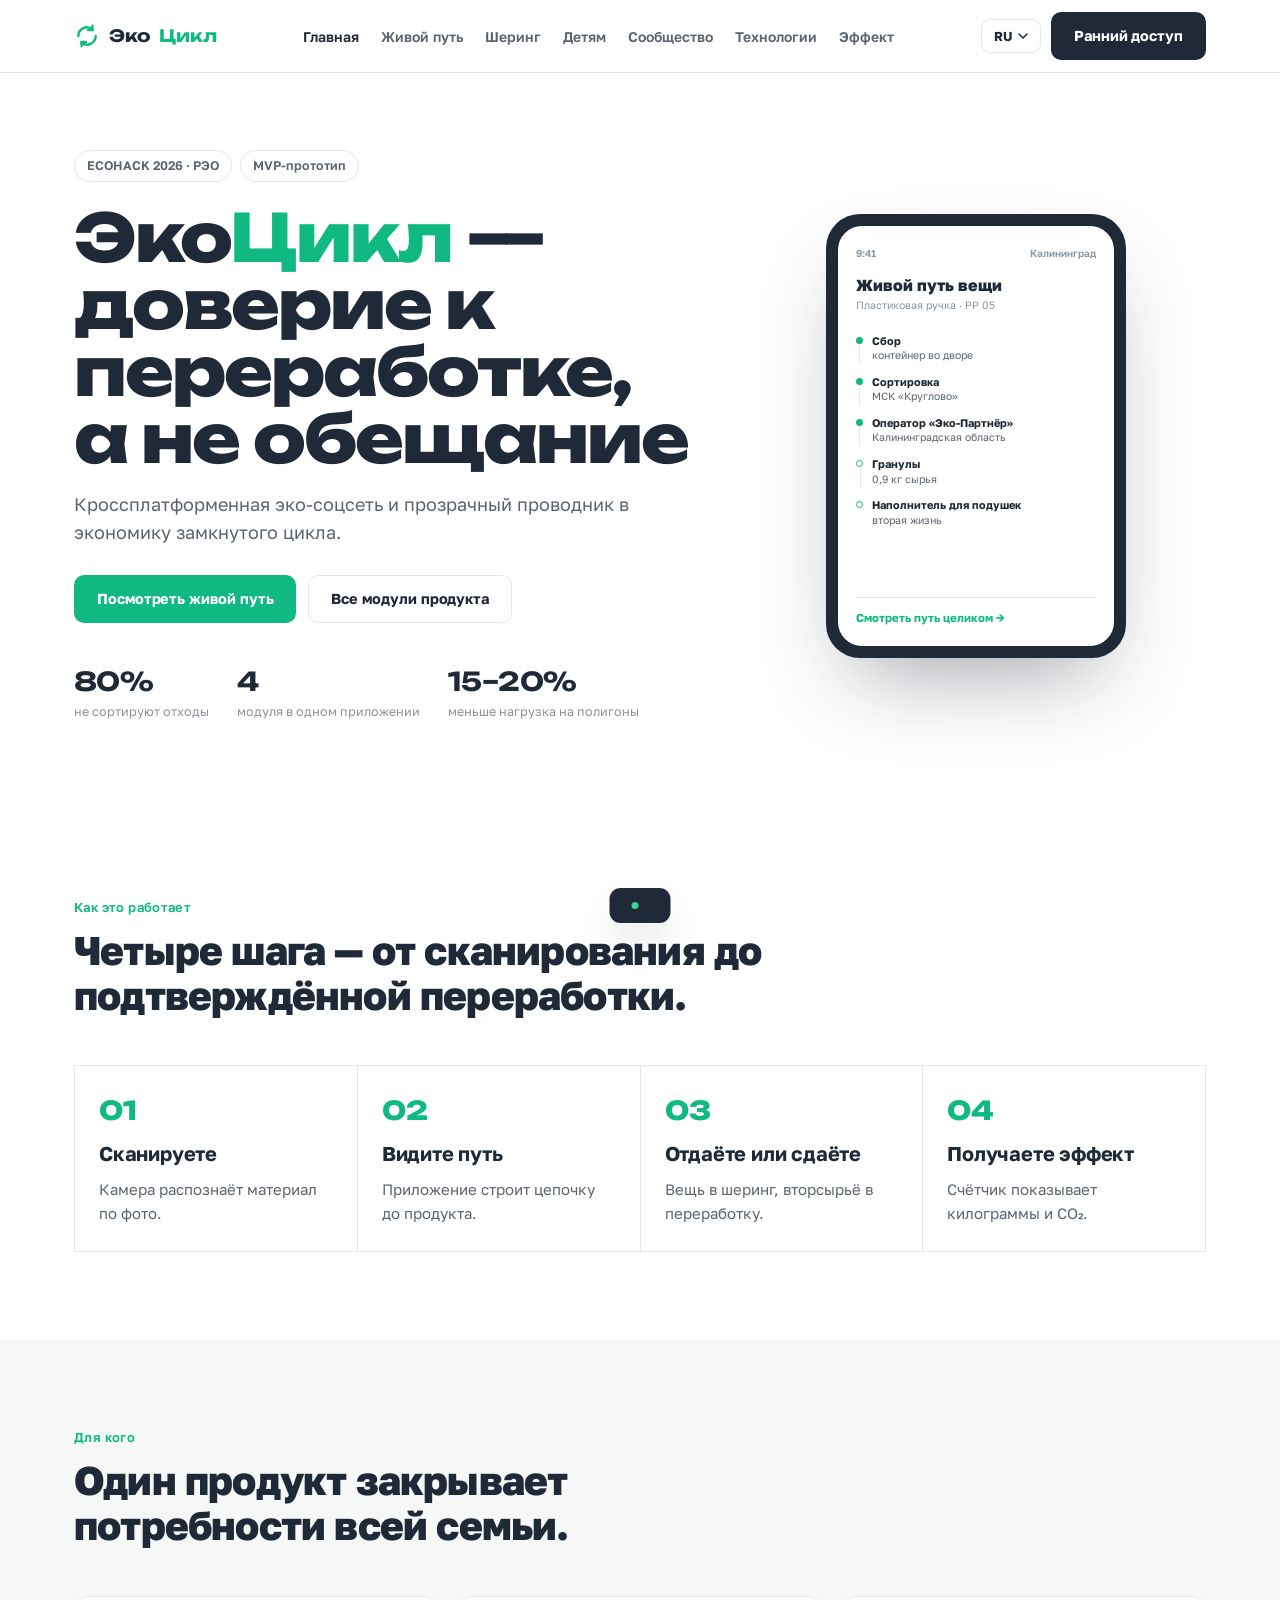
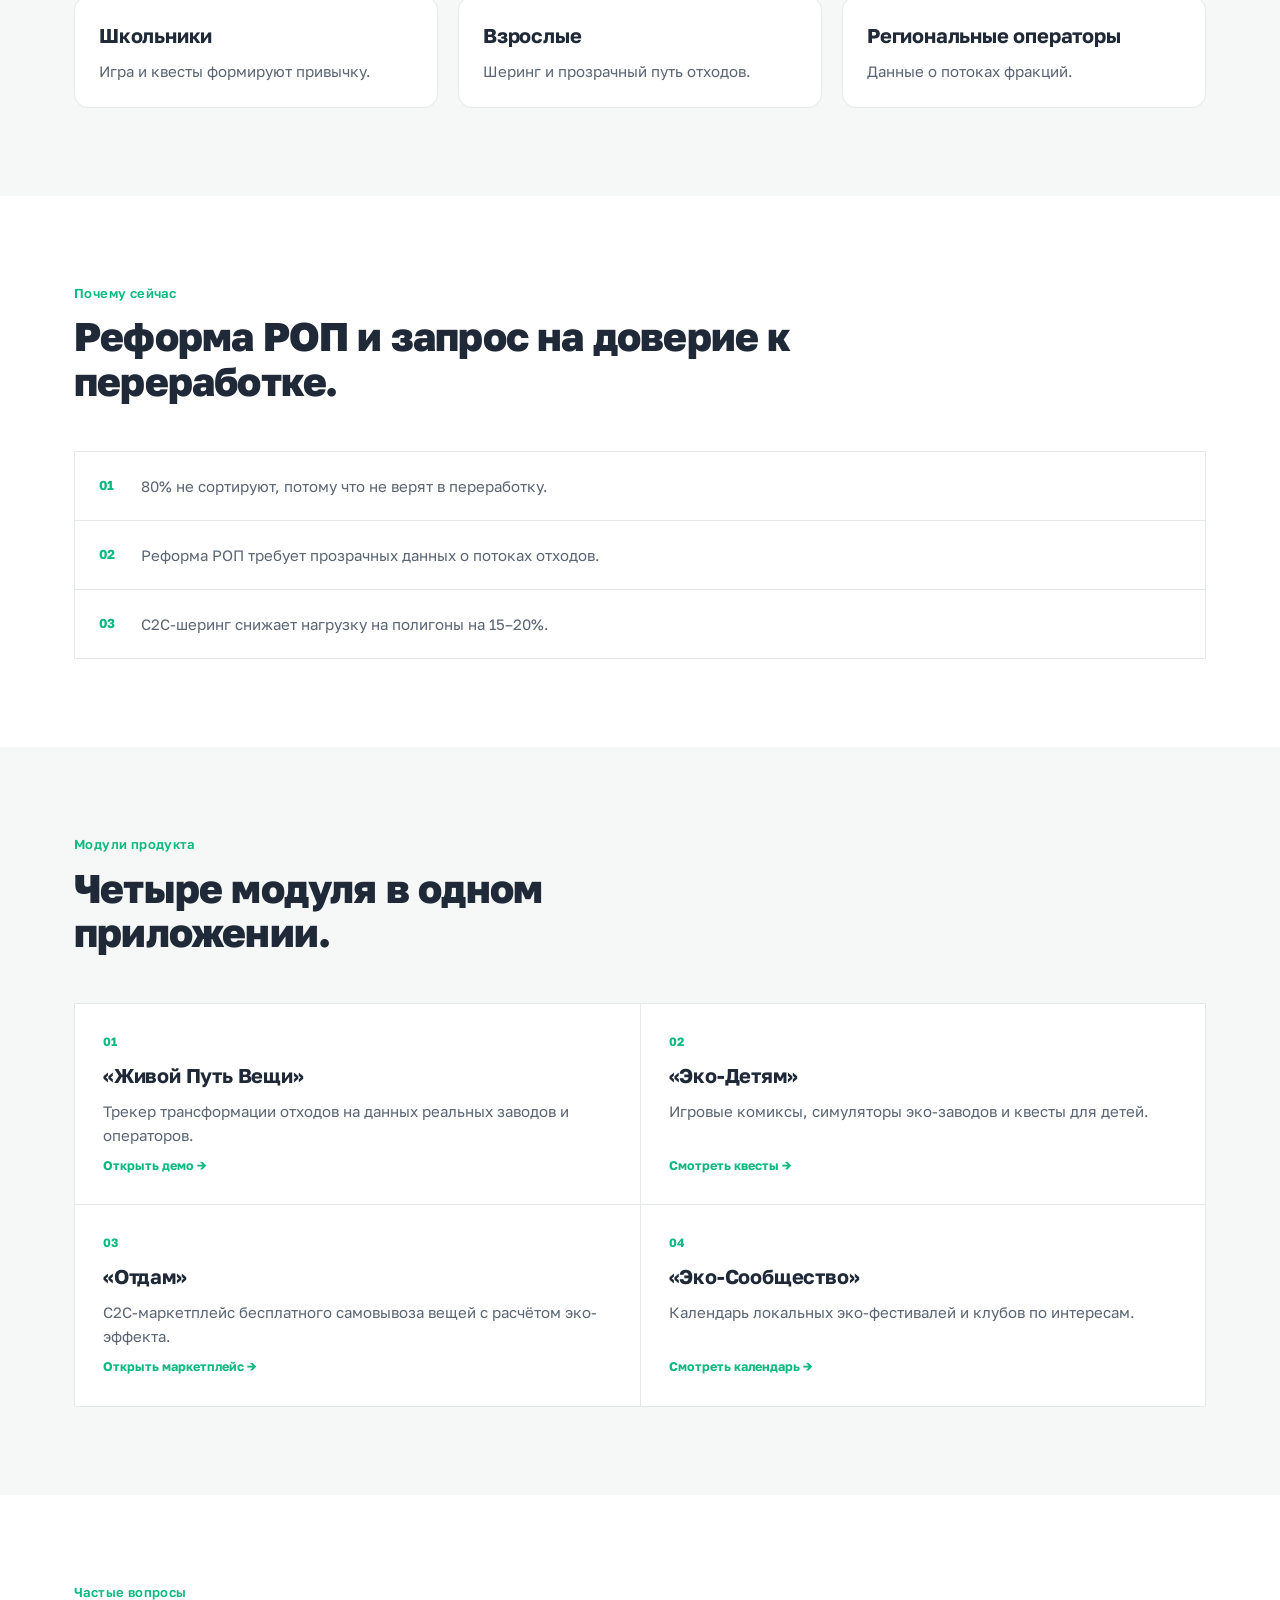
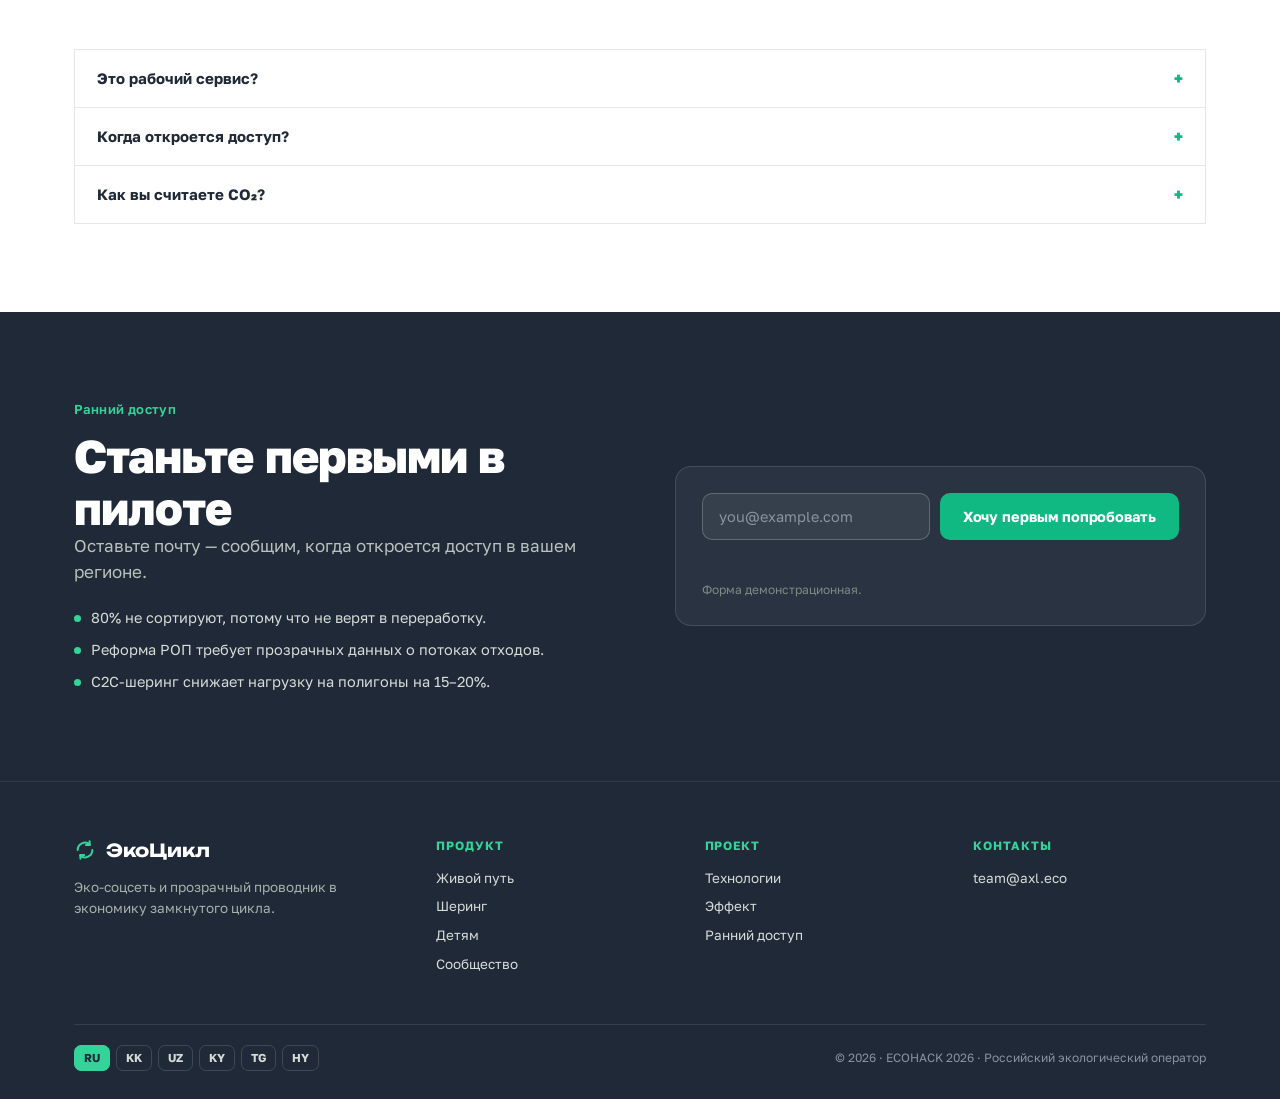
<file: index.html>
<!DOCTYPE html>
<html lang="ru">
<head>
<meta charset="utf-8">
<meta name="viewport" content="width=device-width, initial-scale=1, viewport-fit=cover">
<title>ЭкоЦикл</title>

<link rel="icon" type="image/svg+xml" href="assets/favicon.svg">
<link rel="icon" type="image/png" sizes="32x32" href="assets/favicon-32.png">
<link rel="icon" type="image/png" sizes="16x16" href="assets/favicon-16.png">
<link rel="apple-touch-icon" sizes="180x180" href="assets/apple-touch-icon.png">
<meta name="theme-color" content="#10B981">

<link rel="preconnect" href="https://fonts.googleapis.com">
<link rel="preconnect" href="https://fonts.gstatic.com" crossorigin>
<link href="https://fonts.googleapis.com/css2?family=Golos+Text:wght@400;500;600;700;800;900&family=Unbounded:wght@600;700;800;900&display=swap" rel="stylesheet">
<link rel="stylesheet" href="assets/styles.css">
</head>
<body data-page="index">

<div id="scrollbar"></div>

<header class="nav">
  <div class="nav-inner container">
    <a href="index.html" class="brand">
      <svg class="mark" viewBox="0 0 24 24" fill="none" stroke="#10B981" stroke-width="2.2" stroke-linecap="round"><path d="M4 12a8 8 0 0 1 13.3-6M20 12a8 8 0 0 1-13.3 6"/><path d="M17 2.5V6.5h-4M7 21.5V17.5h4"/></svg>
      Эко<em>Цикл</em>
    </a>
    <ul class="nav-links">
      <li><a href="index.html" data-page="index" data-i18n="nav.home">Главная</a></li>
      <li><a href="living-path.html" data-page="living-path" data-i18n="nav.livingPath">Живой путь</a></li>
      <li><a href="sharing.html" data-page="sharing" data-i18n="nav.sharing">Шеринг</a></li>
      <li><a href="junior.html" data-page="junior" data-i18n="nav.junior">Детям</a></li>
      <li><a href="community.html" data-page="community" data-i18n="nav.community">Сообщество</a></li>
      <li><a href="tech.html" data-page="tech" data-i18n="nav.tech">Технологии</a></li>
      <li><a href="impact.html" data-page="impact" data-i18n="nav.impact">Эффект</a></li>
    </ul>
    <div class="nav-cta">
      <div class="lang">
        <button class="lang-btn" type="button" aria-expanded="false" aria-label="Language">
          <span>RU</span>
          <svg width="10" height="10" viewBox="0 0 10 10" fill="none"><path d="M1 3l4 4 4-4" stroke="currentColor" stroke-width="1.5" stroke-linecap="round"/></svg>
        </button>
        <div class="lang-menu">
          <button type="button" data-lang="ru"><span class="flag">🇷🇺</span> Русский</button>
          <button type="button" data-lang="kk"><span class="flag">🇰🇿</span> Қазақша</button>
          <button type="button" data-lang="uz"><span class="flag">🇺🇿</span> O‘zbekcha</button>
          <button type="button" data-lang="ky"><span class="flag">🇰🇬</span> Кыргызча</button>
          <button type="button" data-lang="tg"><span class="flag">🇹🇯</span> Тоҷикӣ</button>
          <button type="button" data-lang="hy"><span class="flag">🇦🇲</span> Հայերեն</button>
        </div>
      </div>
      <a class="btn btn-primary" href="waitlist.html" data-i18n="nav.waitlist">Ранний доступ</a>
      <button class="burger" id="burger" aria-label="Menu" aria-expanded="false"><span></span></button>
    </div>
  </div>
  <nav class="mobile-panel" id="mobilePanel">
    <a href="index.html" data-page="index" data-close data-i18n="nav.home">Главная</a>
    <a href="living-path.html" data-page="living-path" data-close data-i18n="nav.livingPath">Живой путь</a>
    <a href="sharing.html" data-page="sharing" data-close data-i18n="nav.sharing">Шеринг</a>
    <a href="junior.html" data-page="junior" data-close data-i18n="nav.junior">Детям</a>
    <a href="community.html" data-page="community" data-close data-i18n="nav.community">Сообщество</a>
    <a href="tech.html" data-page="tech" data-close data-i18n="nav.tech">Технологии</a>
    <a href="impact.html" data-page="impact" data-close data-i18n="nav.impact">Эффект</a>
    <a class="btn btn-primary" href="waitlist.html" data-close data-i18n="nav.waitlist">Ранний доступ</a>
    <div class="mobile-langs">
      <button type="button" data-lang="ru">RU</button>
      <button type="button" data-lang="kk">KK</button>
      <button type="button" data-lang="uz">UZ</button>
      <button type="button" data-lang="ky">KY</button>
      <button type="button" data-lang="tg">TG</button>
      <button type="button" data-lang="hy">HY</button>
    </div>
  </nav>
</header>

<main>

<section class="hero" id="hero">
  <div class="container hero-grid">
    <div>
      <div class="hero-badges">
        <span class="badge" data-i18n="home.badge1">ECOHACK 2026 · РЭО</span>
        <span class="badge" data-i18n="home.badge2">MVP-прототип</span>
      </div>
      <h1 data-i18n="home.heroTitle" data-i18n-html>Эко<em>Цикл</em> — доверие к переработке, а не обещание</h1>
      <p class="lede" data-i18n="home.heroLede">Кроссплатформенная эко-соцсеть и прозрачный проводник в экономику замкнутого цикла.</p>
      <div class="hero-actions">
        <a class="btn btn-accent" href="living-path.html" data-i18n="home.ctaLiving">Посмотреть живой путь</a>
        <a class="btn btn-outline" href="#product" data-i18n="home.ctaModules">Все модули продукта</a>
      </div>
      <div class="hero-stats">
        <div><b>80%</b><span data-i18n="home.stat1">не сортируют отходы</span></div>
        <div><b>4</b><span data-i18n="home.stat2">модуля в одном приложении</span></div>
        <div><b>15–20%</b><span data-i18n="home.stat3">меньше нагрузка на полигоны</span></div>
      </div>
    </div>
    <div class="phone-wrap">
      <div class="phone">
        <div class="screen">
          <div class="scr-top"><span>9:41</span><span>Калининград</span></div>
          <div>
            <div class="scr-h">Живой путь вещи</div>
            <div class="scr-sub">Пластиковая ручка · PP 05</div>
          </div>
          <div class="chain-mini">
            <div class="cmi"><span class="bead"></span><span><b>Сбор</b>контейнер во дворе</span></div>
            <div class="cmi"><span class="bead"></span><span><b>Сортировка</b>МСК «Круглово»</span></div>
            <div class="cmi"><span class="bead"></span><span><b>Оператор «Эко-Партнёр»</b>Калининградская область</span></div>
            <div class="cmi"><span class="bead open"></span><span><b>Гранулы</b>0,9 кг сырья</span></div>
            <div class="cmi"><span class="bead open"></span><span><b>Наполнитель для подушек</b>вторая жизнь</span></div>
          </div>
          <div class="scr-cta">Смотреть путь целиком →</div>
        </div>
      </div>
    </div>
  </div>
</section>

<section class="section" id="how">
  <div class="container">
    <div class="section-head reveal">
      <p class="eyebrow" data-i18n="home.howTitle">Как это работает</p>
      <h2 class="h2" data-i18n="home.howSub">Четыре шага — от сканирования до подтверждённой переработки.</h2>
    </div>
    <div class="how-grid reveal">
      <div class="how-card"><div class="num">01</div><div class="h3" data-i18n="home.how1Title">Сканируете</div><p class="p" data-i18n="home.how1Text">Камера распознаёт материал по фото.</p></div>
      <div class="how-card"><div class="num">02</div><div class="h3" data-i18n="home.how2Title">Видите путь</div><p class="p" data-i18n="home.how2Text">Приложение строит цепочку до продукта.</p></div>
      <div class="how-card"><div class="num">03</div><div class="h3" data-i18n="home.how3Title">Отдаёте или сдаёте</div><p class="p" data-i18n="home.how3Text">Вещь в шеринг, вторсырьё в переработку.</p></div>
      <div class="how-card"><div class="num">04</div><div class="h3" data-i18n="home.how4Title">Получаете эффект</div><p class="p" data-i18n="home.how4Text">Счётчик показывает килограммы и CO₂.</p></div>
    </div>
  </div>
</section>

<section class="section alt" id="audience">
  <div class="container">
    <div class="section-head reveal">
      <p class="eyebrow" data-i18n="home.audienceTitle">Для кого</p>
      <h2 class="h2" data-i18n="home.audienceSub">Один продукт закрывает потребности всей семьи.</h2>
    </div>
    <div class="aud-grid reveal">
      <div class="aud-card"><div class="h3" data-i18n="home.aud1Title">Школьники</div><p class="p" data-i18n="home.aud1Text">Игра и квесты формируют привычку.</p></div>
      <div class="aud-card"><div class="h3" data-i18n="home.aud2Title">Взрослые</div><p class="p" data-i18n="home.aud2Text">Шеринг и прозрачный путь отходов.</p></div>
      <div class="aud-card"><div class="h3" data-i18n="home.aud3Title">Региональные операторы</div><p class="p" data-i18n="home.aud3Text">Данные о потоках фракций.</p></div>
    </div>
  </div>
</section>

<section class="section" id="why">
  <div class="container">
    <div class="section-head reveal">
      <p class="eyebrow" data-i18n="home.whyNowTitle">Почему сейчас</p>
      <h2 class="h2" data-i18n="home.whyNowSub">Реформа РОП и запрос на доверие к переработке.</h2>
    </div>
    <div class="why-list reveal">
      <div><span class="num">01</span><p class="p" data-i18n="home.why1">80% не сортируют, потому что не верят в переработку.</p></div>
      <div><span class="num">02</span><p class="p" data-i18n="home.why2">Реформа РОП требует прозрачных данных о потоках отходов.</p></div>
      <div><span class="num">03</span><p class="p" data-i18n="home.why3">C2C-шеринг снижает нагрузку на полигоны на 15–20%.</p></div>
    </div>
  </div>
</section>

<section class="section alt" id="product">
  <div class="container">
    <div class="section-head reveal">
      <p class="eyebrow" data-i18n="home.modulesTitle">Модули продукта</p>
      <h2 class="h2" data-i18n="home.modulesSub">Четыре модуля в одном приложении.</h2>
    </div>
    <div class="mod-grid reveal">
      <a class="mod-card" href="living-path.html">
        <span class="idx">01</span>
        <div class="h3">«Живой Путь Вещи»</div>
        <p class="p">Трекер трансформации отходов на данных реальных заводов и операторов.</p>
        <span class="go">Открыть демо →</span>
      </a>
      <a class="mod-card" href="junior.html">
        <span class="idx">02</span>
        <div class="h3">«Эко-Детям»</div>
        <p class="p">Игровые комиксы, симуляторы эко-заводов и квесты для детей.</p>
        <span class="go">Смотреть квесты →</span>
      </a>
      <a class="mod-card" href="sharing.html">
        <span class="idx">03</span>
        <div class="h3">«Отдам»</div>
        <p class="p">C2C-маркетплейс бесплатного самовывоза вещей с расчётом эко-эффекта.</p>
        <span class="go">Открыть маркетплейс →</span>
      </a>
      <a class="mod-card" href="community.html">
        <span class="idx">04</span>
        <div class="h3">«Эко-Сообщество»</div>
        <p class="p">Календарь локальных эко-фестивалей и клубов по интересам.</p>
        <span class="go">Смотреть календарь →</span>
      </a>
    </div>
  </div>
</section>

<section class="section" id="faq">
  <div class="container">
    <div class="section-head reveal">
      <p class="eyebrow" data-i18n="home.faqTitle">Частые вопросы</p>
    </div>
    <div class="faq reveal">
      <details><summary data-i18n="home.faq1Q">Это рабочий сервис?</summary><p data-i18n="home.faq1A">Нет, это MVP-прототип для ECOHACK 2026.</p></details>
      <details><summary data-i18n="home.faq2Q">Когда откроется доступ?</summary><p data-i18n="home.faq2A">Оставьте почту в разделе «Ранний доступ».</p></details>
      <details><summary data-i18n="home.faq3Q">Как вы считаете CO₂?</summary><p data-i18n="home.faq3A">По весу вещи и коэффициенту категории.</p></details>
    </div>
  </div>
</section>

<section class="cta-section" id="cta" style="padding:88px 0">
  <div class="container cta-wrap">
    <div>
      <p class="eyebrow" data-i18n="waitlist.eyebrow">Ранний доступ</p>
      <h2 class="h2" data-i18n="home.ctaTitle">Станьте первыми в пилоте</h2>
      <p class="lede" data-i18n="home.ctaSub">Оставьте почту — сообщим, когда откроется доступ в вашем регионе.</p>
      <ul class="cta-list">
        <li data-i18n="home.why1">80% не сортируют, потому что не верят.</li>
        <li data-i18n="home.why2">Реформа РОП требует прозрачных данных.</li>
        <li data-i18n="home.why3">C2C-шеринг снижает нагрузку на 15–20%.</li>
      </ul>
    </div>
    <div class="cta-card">
      <form class="wl-form" id="wlForm" novalidate>
        <div class="wl-row">
          <input type="email" id="wlEmail" autocomplete="email" required data-i18n-placeholder="waitlist.placeholder" placeholder="you@example.com">
          <button type="submit" class="btn btn-accent" data-i18n="home.ctaButton">Хочу первым попробовать</button>
        </div>
        <div class="wl-msg" id="wlMsg"></div>
        <div class="wl-note" data-i18n="home.ctaNote">Форма демонстрационная.</div>
      </form>
    </div>
  </div>
</section>

</main>

<footer class="site-foot">
  <div class="container">
    <div class="foot-grid">
      <div class="foot-brand">
        <div class="fbrand">
          <svg width="22" height="22" viewBox="0 0 24 24" fill="none" stroke="#34D399" stroke-width="2.2" stroke-linecap="round"><path d="M4 12a8 8 0 0 1 13.3-6M20 12a8 8 0 0 1-13.3 6"/><path d="M17 2.5V6.5h-4M7 21.5V17.5h4"/></svg>
          ЭкоЦикл
        </div>
        <p class="foot-tagline" data-i18n="footer.tagline">Эко-соцсеть и прозрачный проводник в экономику замкнутого цикла.</p>
      </div>
      <div class="foot-col">
        <h5 data-i18n="footer.product">Продукт</h5>
        <a href="living-path.html" data-i18n="nav.livingPath">Живой путь</a>
        <a href="sharing.html" data-i18n="nav.sharing">Шеринг</a>
        <a href="junior.html" data-i18n="nav.junior">Детям</a>
        <a href="community.html" data-i18n="nav.community">Сообщество</a>
      </div>
      <div class="foot-col">
        <h5 data-i18n="footer.company">Проект</h5>
        <a href="tech.html" data-i18n="nav.tech">Технологии</a>
        <a href="impact.html" data-i18n="nav.impact">Эффект</a>
        <a href="waitlist.html" data-i18n="nav.waitlist">Ранний доступ</a>
      </div>
      <div class="foot-col">
        <h5 data-i18n="footer.contacts">Контакты</h5>
        <a href="mailto:team@axl.eco" data-i18n="footer.contactsValue">team@axl.eco</a>
      </div>
    </div>
    <div class="foot-bottom">
      <div class="foot-langs">
        <button type="button" data-lang="ru">RU</button>
        <button type="button" data-lang="kk">KK</button>
        <button type="button" data-lang="uz">UZ</button>
        <button type="button" data-lang="ky">KY</button>
        <button type="button" data-lang="tg">TG</button>
        <button type="button" data-lang="hy">HY</button>
      </div>
      <div data-i18n="footer.copyright">© 2026 · ECOHACK 2026 · Российский экологический оператор</div>
    </div>
  </div>
</footer>

<div id="toast"><span class="dot"></span><span id="toastText"></span></div>

<script src="assets/app.js"></script>
</body>
</html>
</file>
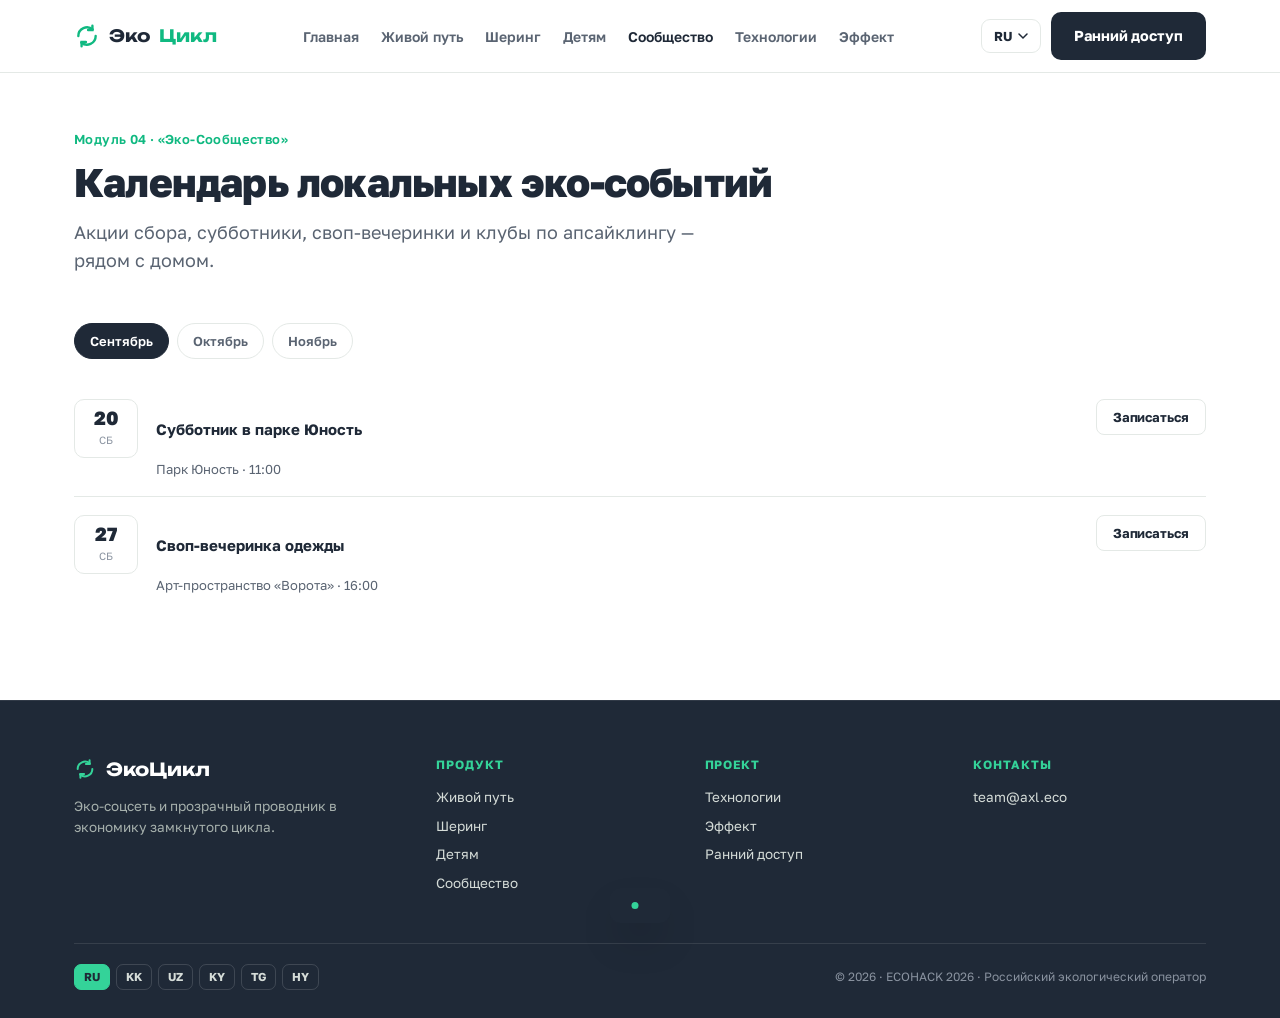
<file: community.html>
<!DOCTYPE html>
<html lang="ru">
<head>
<meta charset="utf-8">
<meta name="viewport" content="width=device-width, initial-scale=1, viewport-fit=cover">
<title>Эко-Сообщество — ЭкоЦикл</title>

<link rel="icon" type="image/svg+xml" href="assets/favicon.svg">
<link rel="icon" type="image/png" sizes="32x32" href="assets/favicon-32.png">
<link rel="icon" type="image/png" sizes="16x16" href="assets/favicon-16.png">
<link rel="apple-touch-icon" sizes="180x180" href="assets/apple-touch-icon.png">
<meta name="theme-color" content="#10B981">

<link rel="preconnect" href="https://fonts.googleapis.com">
<link rel="preconnect" href="https://fonts.gstatic.com" crossorigin>
<link href="https://fonts.googleapis.com/css2?family=Golos+Text:wght@400;500;600;700;800;900&family=Unbounded:wght@600;700;800;900&display=swap" rel="stylesheet">
<link rel="stylesheet" href="assets/styles.css">
</head>
<body data-page="community">

<div id="scrollbar"></div>

<header class="nav">
  <div class="nav-inner container">
    <a href="index.html" class="brand">
      <svg class="mark" viewBox="0 0 24 24" fill="none" stroke="#10B981" stroke-width="2.2" stroke-linecap="round"><path d="M4 12a8 8 0 0 1 13.3-6M20 12a8 8 0 0 1-13.3 6"/><path d="M17 2.5V6.5h-4M7 21.5V17.5h4"/></svg>
      Эко<em>Цикл</em>
    </a>
    <ul class="nav-links">
      <li><a href="index.html" data-page="index" data-i18n="nav.home">Главная</a></li>
      <li><a href="living-path.html" data-page="living-path" data-i18n="nav.livingPath">Живой путь</a></li>
      <li><a href="sharing.html" data-page="sharing" data-i18n="nav.sharing">Шеринг</a></li>
      <li><a href="junior.html" data-page="junior" data-i18n="nav.junior">Детям</a></li>
      <li><a href="community.html" data-page="community" data-i18n="nav.community">Сообщество</a></li>
      <li><a href="tech.html" data-page="tech" data-i18n="nav.tech">Технологии</a></li>
      <li><a href="impact.html" data-page="impact" data-i18n="nav.impact">Эффект</a></li>
    </ul>
    <div class="nav-cta">
      <div class="lang">
        <button class="lang-btn" type="button" aria-expanded="false" aria-label="Language">
          <span>RU</span>
          <svg width="10" height="10" viewBox="0 0 10 10" fill="none"><path d="M1 3l4 4 4-4" stroke="currentColor" stroke-width="1.5" stroke-linecap="round"/></svg>
        </button>
        <div class="lang-menu">
          <button type="button" data-lang="ru"><span class="flag">🇷🇺</span> Русский</button>
          <button type="button" data-lang="kk"><span class="flag">🇰🇿</span> Қазақша</button>
          <button type="button" data-lang="uz"><span class="flag">🇺🇿</span> O‘zbekcha</button>
          <button type="button" data-lang="ky"><span class="flag">🇰🇬</span> Кыргызча</button>
          <button type="button" data-lang="tg"><span class="flag">🇹🇯</span> Тоҷикӣ</button>
          <button type="button" data-lang="hy"><span class="flag">🇦🇲</span> Հայերեն</button>
        </div>
      </div>
      <a class="btn btn-primary" href="waitlist.html" data-i18n="nav.waitlist">Ранний доступ</a>
      <button class="burger" id="burger" aria-label="Menu" aria-expanded="false"><span></span></button>
    </div>
  </div>
  <nav class="mobile-panel" id="mobilePanel">
    <a href="index.html" data-page="index" data-close data-i18n="nav.home">Главная</a>
    <a href="living-path.html" data-page="living-path" data-close data-i18n="nav.livingPath">Живой путь</a>
    <a href="sharing.html" data-page="sharing" data-close data-i18n="nav.sharing">Шеринг</a>
    <a href="junior.html" data-page="junior" data-close data-i18n="nav.junior">Детям</a>
    <a href="community.html" data-page="community" data-close data-i18n="nav.community">Сообщество</a>
    <a href="tech.html" data-page="tech" data-close data-i18n="nav.tech">Технологии</a>
    <a href="impact.html" data-page="impact" data-close data-i18n="nav.impact">Эффект</a>
    <a class="btn btn-primary" href="waitlist.html" data-close data-i18n="nav.waitlist">Ранний доступ</a>
    <div class="mobile-langs">
      <button type="button" data-lang="ru">RU</button>
      <button type="button" data-lang="kk">KK</button>
      <button type="button" data-lang="uz">UZ</button>
      <button type="button" data-lang="ky">KY</button>
      <button type="button" data-lang="tg">TG</button>
      <button type="button" data-lang="hy">HY</button>
    </div>
  </nav>
</header>

<main>

<section class="section" style="padding-top:130px" id="community">
  <div class="container">
    <div class="section-head wide reveal">
      <p class="eyebrow" data-i18n="community.eyebrow">Модуль 04 · «Эко-Сообщество»</p>
      <h2 class="h2" data-i18n="community.title">Календарь локальных эко-событий</h2>
      <p class="lede" data-i18n="community.lede" style="margin-top:14px">Акции сбора, субботники, своп-вечеринки и клубы по апсайклингу — рядом с домом.</p>
    </div>
    <div class="month-tabs reveal" id="monthTabs">
      <button class="chip active" data-month="9" data-i18n="community.month9">Сентябрь</button>
      <button class="chip" data-month="10" data-i18n="community.month10">Октябрь</button>
      <button class="chip" data-month="11" data-i18n="community.month11">Ноябрь</button>
    </div>
    <div class="event-list reveal" id="eventList"></div>
  </div>
</section>

</main>

<footer class="site-foot">
  <div class="container">
    <div class="foot-grid">
      <div class="foot-brand">
        <div class="fbrand">
          <svg width="22" height="22" viewBox="0 0 24 24" fill="none" stroke="#34D399" stroke-width="2.2" stroke-linecap="round"><path d="M4 12a8 8 0 0 1 13.3-6M20 12a8 8 0 0 1-13.3 6"/><path d="M17 2.5V6.5h-4M7 21.5V17.5h4"/></svg>
          ЭкоЦикл
        </div>
        <p class="foot-tagline" data-i18n="footer.tagline">Эко-соцсеть и прозрачный проводник в экономику замкнутого цикла.</p>
      </div>
      <div class="foot-col">
        <h5 data-i18n="footer.product">Продукт</h5>
        <a href="living-path.html" data-i18n="nav.livingPath">Живой путь</a>
        <a href="sharing.html" data-i18n="nav.sharing">Шеринг</a>
        <a href="junior.html" data-i18n="nav.junior">Детям</a>
        <a href="community.html" data-i18n="nav.community">Сообщество</a>
      </div>
      <div class="foot-col">
        <h5 data-i18n="footer.company">Проект</h5>
        <a href="tech.html" data-i18n="nav.tech">Технологии</a>
        <a href="impact.html" data-i18n="nav.impact">Эффект</a>
        <a href="waitlist.html" data-i18n="nav.waitlist">Ранний доступ</a>
      </div>
      <div class="foot-col">
        <h5 data-i18n="footer.contacts">Контакты</h5>
        <a href="mailto:team@axl.eco" data-i18n="footer.contactsValue">team@axl.eco</a>
      </div>
    </div>
    <div class="foot-bottom">
      <div class="foot-langs">
        <button type="button" data-lang="ru">RU</button>
        <button type="button" data-lang="kk">KK</button>
        <button type="button" data-lang="uz">UZ</button>
        <button type="button" data-lang="ky">KY</button>
        <button type="button" data-lang="tg">TG</button>
        <button type="button" data-lang="hy">HY</button>
      </div>
      <div data-i18n="footer.copyright">© 2026 · ECOHACK 2026 · Российский экологический оператор</div>
    </div>
  </div>
</footer>

<div id="toast"><span class="dot"></span><span id="toastText"></span></div>

<script src="assets/app.js"></script>
</body>
</html>
</file>
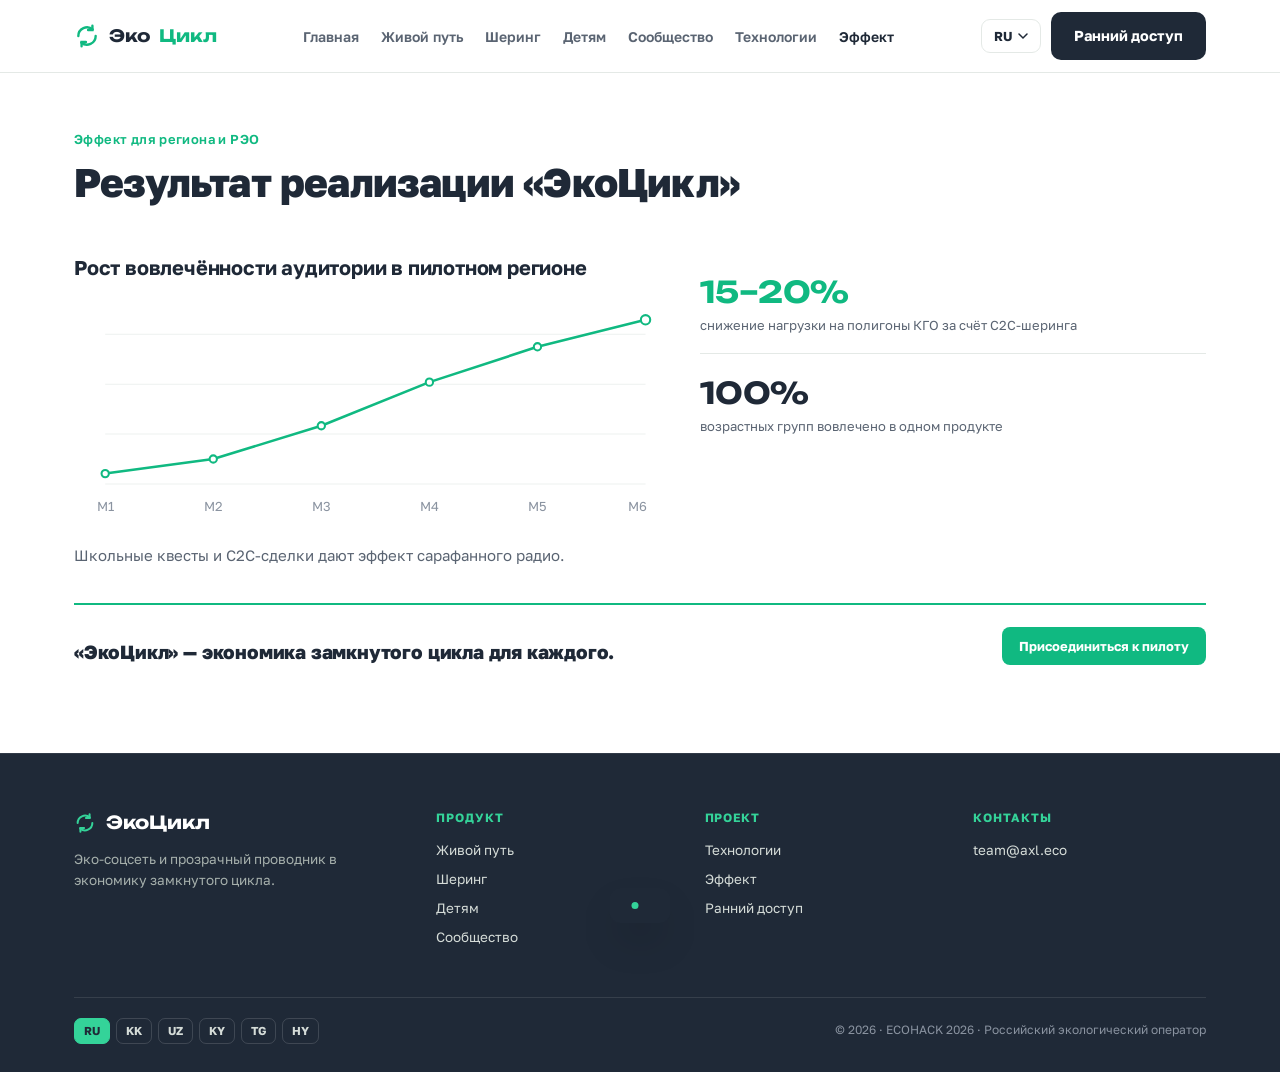
<file: impact.html>
<!DOCTYPE html>
<html lang="ru">
<head>
<meta charset="utf-8">
<meta name="viewport" content="width=device-width, initial-scale=1, viewport-fit=cover">
<title>Эффект — ЭкоЦикл</title>

<link rel="icon" type="image/svg+xml" href="assets/favicon.svg">
<link rel="icon" type="image/png" sizes="32x32" href="assets/favicon-32.png">
<link rel="icon" type="image/png" sizes="16x16" href="assets/favicon-16.png">
<link rel="apple-touch-icon" sizes="180x180" href="assets/apple-touch-icon.png">
<meta name="theme-color" content="#10B981">

<link rel="preconnect" href="https://fonts.googleapis.com">
<link rel="preconnect" href="https://fonts.gstatic.com" crossorigin>
<link href="https://fonts.googleapis.com/css2?family=Golos+Text:wght@400;500;600;700;800;900&family=Unbounded:wght@600;700;800;900&display=swap" rel="stylesheet">
<link rel="stylesheet" href="assets/styles.css">
</head>
<body data-page="impact">

<div id="scrollbar"></div>

<header class="nav">
  <div class="nav-inner container">
    <a href="index.html" class="brand">
      <svg class="mark" viewBox="0 0 24 24" fill="none" stroke="#10B981" stroke-width="2.2" stroke-linecap="round"><path d="M4 12a8 8 0 0 1 13.3-6M20 12a8 8 0 0 1-13.3 6"/><path d="M17 2.5V6.5h-4M7 21.5V17.5h4"/></svg>
      Эко<em>Цикл</em>
    </a>
    <ul class="nav-links">
      <li><a href="index.html" data-page="index" data-i18n="nav.home">Главная</a></li>
      <li><a href="living-path.html" data-page="living-path" data-i18n="nav.livingPath">Живой путь</a></li>
      <li><a href="sharing.html" data-page="sharing" data-i18n="nav.sharing">Шеринг</a></li>
      <li><a href="junior.html" data-page="junior" data-i18n="nav.junior">Детям</a></li>
      <li><a href="community.html" data-page="community" data-i18n="nav.community">Сообщество</a></li>
      <li><a href="tech.html" data-page="tech" data-i18n="nav.tech">Технологии</a></li>
      <li><a href="impact.html" data-page="impact" data-i18n="nav.impact">Эффект</a></li>
    </ul>
    <div class="nav-cta">
      <div class="lang">
        <button class="lang-btn" type="button" aria-expanded="false" aria-label="Language">
          <span>RU</span>
          <svg width="10" height="10" viewBox="0 0 10 10" fill="none"><path d="M1 3l4 4 4-4" stroke="currentColor" stroke-width="1.5" stroke-linecap="round"/></svg>
        </button>
        <div class="lang-menu">
          <button type="button" data-lang="ru"><span class="flag">🇷🇺</span> Русский</button>
          <button type="button" data-lang="kk"><span class="flag">🇰🇿</span> Қазақша</button>
          <button type="button" data-lang="uz"><span class="flag">🇺🇿</span> O‘zbekcha</button>
          <button type="button" data-lang="ky"><span class="flag">🇰🇬</span> Кыргызча</button>
          <button type="button" data-lang="tg"><span class="flag">🇹🇯</span> Тоҷикӣ</button>
          <button type="button" data-lang="hy"><span class="flag">🇦🇲</span> Հայերեն</button>
        </div>
      </div>
      <a class="btn btn-primary" href="waitlist.html" data-i18n="nav.waitlist">Ранний доступ</a>
      <button class="burger" id="burger" aria-label="Menu" aria-expanded="false"><span></span></button>
    </div>
  </div>
  <nav class="mobile-panel" id="mobilePanel">
    <a href="index.html" data-page="index" data-close data-i18n="nav.home">Главная</a>
    <a href="living-path.html" data-page="living-path" data-close data-i18n="nav.livingPath">Живой путь</a>
    <a href="sharing.html" data-page="sharing" data-close data-i18n="nav.sharing">Шеринг</a>
    <a href="junior.html" data-page="junior" data-close data-i18n="nav.junior">Детям</a>
    <a href="community.html" data-page="community" data-close data-i18n="nav.community">Сообщество</a>
    <a href="tech.html" data-page="tech" data-close data-i18n="nav.tech">Технологии</a>
    <a href="impact.html" data-page="impact" data-close data-i18n="nav.impact">Эффект</a>
    <a class="btn btn-primary" href="waitlist.html" data-close data-i18n="nav.waitlist">Ранний доступ</a>
    <div class="mobile-langs">
      <button type="button" data-lang="ru">RU</button>
      <button type="button" data-lang="kk">KK</button>
      <button type="button" data-lang="uz">UZ</button>
      <button type="button" data-lang="ky">KY</button>
      <button type="button" data-lang="tg">TG</button>
      <button type="button" data-lang="hy">HY</button>
    </div>
  </nav>
</header>

<main>

<section class="section" style="padding-top:130px" id="impact">
  <div class="container">
    <div class="section-head reveal">
      <p class="eyebrow" data-i18n="impact.eyebrow">Эффект для региона и РЭО</p>
      <h2 class="h2" data-i18n="impact.title">Результат реализации «ЭкоЦикл»</h2>
    </div>
    <div class="impact-grid reveal">
      <div>
        <div class="h3" data-i18n="impact.chartTitle">Рост вовлечённости аудитории в пилотном регионе</div>
        <svg viewBox="0 0 560 220" style="width:100%;height:auto;margin-top:18px" aria-label="График роста вовлечённости по месяцам">
          <g stroke="#EDF1EF" stroke-width="1">
            <line x1="30" y1="178" x2="550" y2="178"/><line x1="30" y1="130" x2="550" y2="130"/>
            <line x1="30" y1="82" x2="550" y2="82"/><line x1="30" y1="34" x2="550" y2="34"/>
          </g>
          <path d="M30 168 L134 154 L238 122 L342 80 L446 46 L550 20" fill="none" stroke="#10B981" stroke-width="2.5" stroke-linecap="round" stroke-linejoin="round"/>
          <g fill="#fff" stroke="#10B981" stroke-width="2">
            <circle cx="30" cy="168" r="3.5"/><circle cx="134" cy="154" r="3.5"/><circle cx="238" cy="122" r="3.5"/>
            <circle cx="342" cy="80" r="3.5"/><circle cx="446" cy="46" r="3.5"/><circle cx="550" cy="20" r="4.5"/>
          </g>
          <g fill="#8A93A0" font-size="12.5" font-family="Golos Text, sans-serif" text-anchor="middle">
            <text x="30" y="204">М1</text><text x="134" y="204">М2</text><text x="238" y="204">М3</text>
            <text x="342" y="204">М4</text><text x="446" y="204">М5</text><text x="542" y="204">М6</text>
          </g>
        </svg>
        <p class="p" style="margin-top:10px" data-i18n="impact.chartNote">Школьные квесты и C2C-сделки дают эффект сарафанного радио.</p>
      </div>
      <div>
        <div class="kpi-list">
          <div><b style="color:var(--green)">15–20%</b><span data-i18n="impact.kpi1">снижение нагрузки на полигоны КГО за счёт C2C-шеринга</span></div>
          <div><b>100%</b><span data-i18n="impact.kpi3">возрастных групп вовлечено в одном продукте</span></div>
        </div>
      </div>
    </div>
    <div class="cta-line reveal">
      <p data-i18n="impact.ctaTitle">«ЭкоЦикл» — экономика замкнутого цикла для каждого.</p>
      <a class="btn btn-accent btn-sm" href="waitlist.html" data-i18n="impact.ctaButton">Присоединиться к пилоту</a>
    </div>
  </div>
</section>

</main>

<footer class="site-foot">
  <div class="container">
    <div class="foot-grid">
      <div class="foot-brand">
        <div class="fbrand">
          <svg width="22" height="22" viewBox="0 0 24 24" fill="none" stroke="#34D399" stroke-width="2.2" stroke-linecap="round"><path d="M4 12a8 8 0 0 1 13.3-6M20 12a8 8 0 0 1-13.3 6"/><path d="M17 2.5V6.5h-4M7 21.5V17.5h4"/></svg>
          ЭкоЦикл
        </div>
        <p class="foot-tagline" data-i18n="footer.tagline">Эко-соцсеть и прозрачный проводник в экономику замкнутого цикла.</p>
      </div>
      <div class="foot-col">
        <h5 data-i18n="footer.product">Продукт</h5>
        <a href="living-path.html" data-i18n="nav.livingPath">Живой путь</a>
        <a href="sharing.html" data-i18n="nav.sharing">Шеринг</a>
        <a href="junior.html" data-i18n="nav.junior">Детям</a>
        <a href="community.html" data-i18n="nav.community">Сообщество</a>
      </div>
      <div class="foot-col">
        <h5 data-i18n="footer.company">Проект</h5>
        <a href="tech.html" data-i18n="nav.tech">Технологии</a>
        <a href="impact.html" data-i18n="nav.impact">Эффект</a>
        <a href="waitlist.html" data-i18n="nav.waitlist">Ранний доступ</a>
      </div>
      <div class="foot-col">
        <h5 data-i18n="footer.contacts">Контакты</h5>
        <a href="mailto:team@axl.eco" data-i18n="footer.contactsValue">team@axl.eco</a>
      </div>
    </div>
    <div class="foot-bottom">
      <div class="foot-langs">
        <button type="button" data-lang="ru">RU</button>
        <button type="button" data-lang="kk">KK</button>
        <button type="button" data-lang="uz">UZ</button>
        <button type="button" data-lang="ky">KY</button>
        <button type="button" data-lang="tg">TG</button>
        <button type="button" data-lang="hy">HY</button>
      </div>
      <div data-i18n="footer.copyright">© 2026 · ECOHACK 2026 · Российский экологический оператор</div>
    </div>
  </div>
</footer>

<div id="toast"><span class="dot"></span><span id="toastText"></span></div>

<script src="assets/app.js"></script>
</body>
</html>
</file>
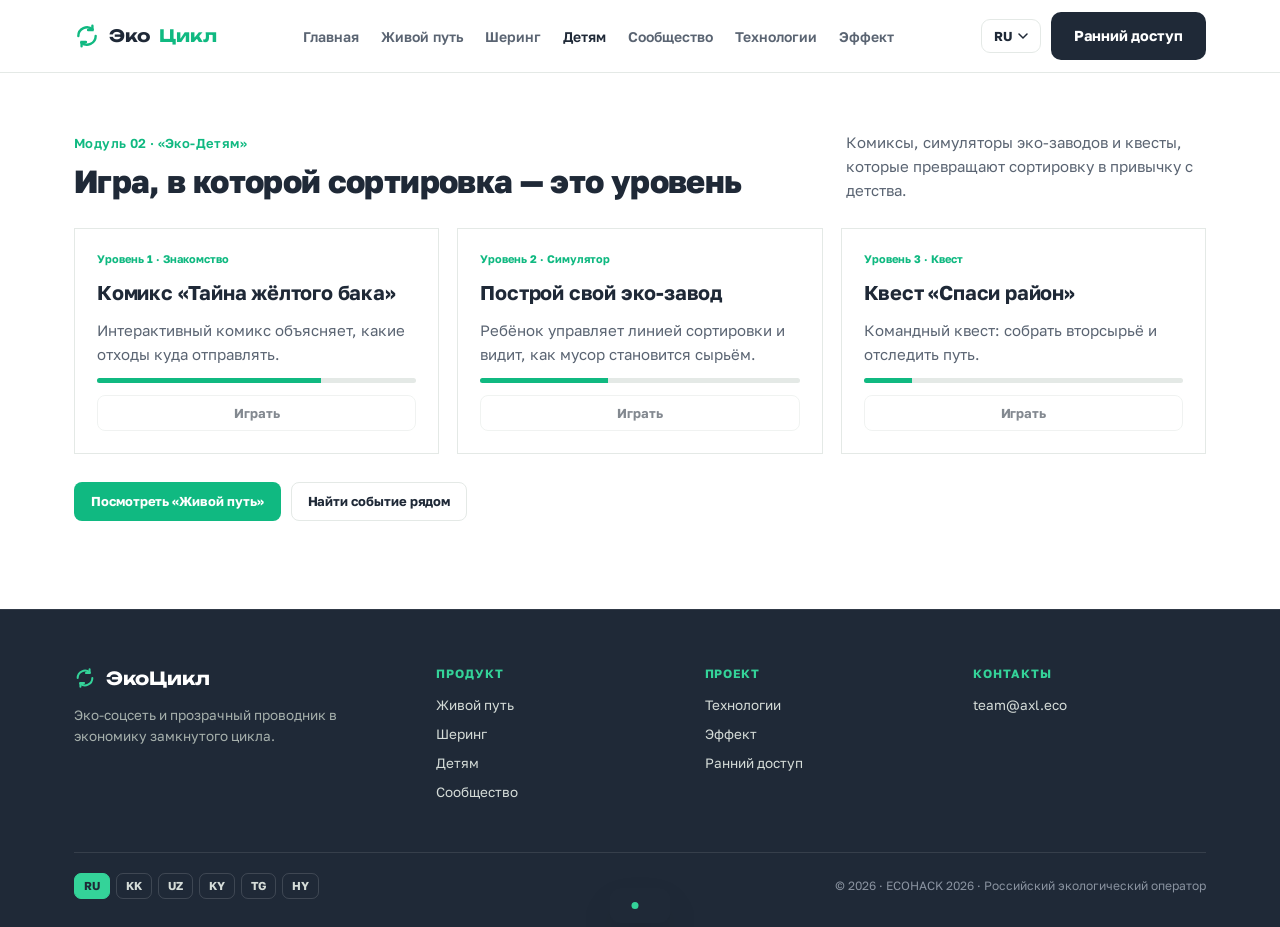
<file: junior.html>
<!DOCTYPE html>
<html lang="ru">
<head>
<meta charset="utf-8">
<meta name="viewport" content="width=device-width, initial-scale=1, viewport-fit=cover">
<title>Эко-Детям — ЭкоЦикл</title>

<link rel="icon" type="image/svg+xml" href="assets/favicon.svg">
<link rel="icon" type="image/png" sizes="32x32" href="assets/favicon-32.png">
<link rel="icon" type="image/png" sizes="16x16" href="assets/favicon-16.png">
<link rel="apple-touch-icon" sizes="180x180" href="assets/apple-touch-icon.png">
<meta name="theme-color" content="#10B981">

<link rel="preconnect" href="https://fonts.googleapis.com">
<link rel="preconnect" href="https://fonts.gstatic.com" crossorigin>
<link href="https://fonts.googleapis.com/css2?family=Golos+Text:wght@400;500;600;700;800;900&family=Unbounded:wght@600;700;800;900&display=swap" rel="stylesheet">
<link rel="stylesheet" href="assets/styles.css">
</head>
<body data-page="junior">

<div id="scrollbar"></div>

<header class="nav">
  <div class="nav-inner container">
    <a href="index.html" class="brand">
      <svg class="mark" viewBox="0 0 24 24" fill="none" stroke="#10B981" stroke-width="2.2" stroke-linecap="round"><path d="M4 12a8 8 0 0 1 13.3-6M20 12a8 8 0 0 1-13.3 6"/><path d="M17 2.5V6.5h-4M7 21.5V17.5h4"/></svg>
      Эко<em>Цикл</em>
    </a>
    <ul class="nav-links">
      <li><a href="index.html" data-page="index" data-i18n="nav.home">Главная</a></li>
      <li><a href="living-path.html" data-page="living-path" data-i18n="nav.livingPath">Живой путь</a></li>
      <li><a href="sharing.html" data-page="sharing" data-i18n="nav.sharing">Шеринг</a></li>
      <li><a href="junior.html" data-page="junior" data-i18n="nav.junior">Детям</a></li>
      <li><a href="community.html" data-page="community" data-i18n="nav.community">Сообщество</a></li>
      <li><a href="tech.html" data-page="tech" data-i18n="nav.tech">Технологии</a></li>
      <li><a href="impact.html" data-page="impact" data-i18n="nav.impact">Эффект</a></li>
    </ul>
    <div class="nav-cta">
      <div class="lang">
        <button class="lang-btn" type="button" aria-expanded="false" aria-label="Language">
          <span>RU</span>
          <svg width="10" height="10" viewBox="0 0 10 10" fill="none"><path d="M1 3l4 4 4-4" stroke="currentColor" stroke-width="1.5" stroke-linecap="round"/></svg>
        </button>
        <div class="lang-menu">
          <button type="button" data-lang="ru"><span class="flag">🇷🇺</span> Русский</button>
          <button type="button" data-lang="kk"><span class="flag">🇰🇿</span> Қазақша</button>
          <button type="button" data-lang="uz"><span class="flag">🇺🇿</span> O‘zbekcha</button>
          <button type="button" data-lang="ky"><span class="flag">🇰🇬</span> Кыргызча</button>
          <button type="button" data-lang="tg"><span class="flag">🇹🇯</span> Тоҷикӣ</button>
          <button type="button" data-lang="hy"><span class="flag">🇦🇲</span> Հայերեն</button>
        </div>
      </div>
      <a class="btn btn-primary" href="waitlist.html" data-i18n="nav.waitlist">Ранний доступ</a>
      <button class="burger" id="burger" aria-label="Menu" aria-expanded="false"><span></span></button>
    </div>
  </div>
  <nav class="mobile-panel" id="mobilePanel">
    <a href="index.html" data-page="index" data-close data-i18n="nav.home">Главная</a>
    <a href="living-path.html" data-page="living-path" data-close data-i18n="nav.livingPath">Живой путь</a>
    <a href="sharing.html" data-page="sharing" data-close data-i18n="nav.sharing">Шеринг</a>
    <a href="junior.html" data-page="junior" data-close data-i18n="nav.junior">Детям</a>
    <a href="community.html" data-page="community" data-close data-i18n="nav.community">Сообщество</a>
    <a href="tech.html" data-page="tech" data-close data-i18n="nav.tech">Технологии</a>
    <a href="impact.html" data-page="impact" data-close data-i18n="nav.impact">Эффект</a>
    <a class="btn btn-primary" href="waitlist.html" data-close data-i18n="nav.waitlist">Ранний доступ</a>
    <div class="mobile-langs">
      <button type="button" data-lang="ru">RU</button>
      <button type="button" data-lang="kk">KK</button>
      <button type="button" data-lang="uz">UZ</button>
      <button type="button" data-lang="ky">KY</button>
      <button type="button" data-lang="tg">TG</button>
      <button type="button" data-lang="hy">HY</button>
    </div>
  </nav>
</header>

<main>

<section class="section" style="padding-top:130px" id="junior">
  <div class="container">
    <div class="subhead-row reveal">
      <div>
        <p class="eyebrow" data-i18n="junior.eyebrow">Модуль 02 · «Эко-Детям»</p>
        <h2 class="h2" style="font-size:clamp(24px,3.2vw,32px)" data-i18n="junior.title">Игра, в которой сортировка — это уровень</h2>
      </div>
      <p class="p" style="max-width:360px" data-i18n="junior.lede">Комиксы, симуляторы эко-заводов и квесты, которые превращают сортировку в привычку с детства.</p>
    </div>
    <div class="quest-grid reveal">
      <div class="quest-card">
        <div class="quest-level" data-i18n="junior.level1">Уровень 1 · Знакомство</div>
        <div class="h3" data-i18n="junior.quest1">Комикс «Тайна жёлтого бака»</div>
        <p class="p" data-i18n="junior.quest1Text">Интерактивный комикс объясняет, какие отходы куда отправлять.</p>
        <div class="quest-bar"><i style="width:70%"></i></div>
        <button class="btn btn-outline btn-sm btn-disabled" type="button" data-soon data-i18n="common.play">Играть</button>
      </div>
      <div class="quest-card">
        <div class="quest-level" data-i18n="junior.level2">Уровень 2 · Симулятор</div>
        <div class="h3" data-i18n="junior.quest2">Построй свой эко-завод</div>
        <p class="p" data-i18n="junior.quest2Text">Ребёнок управляет линией сортировки и видит, как мусор становится сырьём.</p>
        <div class="quest-bar"><i style="width:40%"></i></div>
        <button class="btn btn-outline btn-sm btn-disabled" type="button" data-soon data-i18n="common.play">Играть</button>
      </div>
      <div class="quest-card">
        <div class="quest-level" data-i18n="junior.level3">Уровень 3 · Квест</div>
        <div class="h3" data-i18n="junior.quest3">Квест «Спаси район»</div>
        <p class="p" data-i18n="junior.quest3Text">Командный квест: собрать вторсырьё и отследить путь.</p>
        <div class="quest-bar"><i style="width:15%"></i></div>
        <button class="btn btn-outline btn-sm btn-disabled" type="button" data-soon data-i18n="common.play">Играть</button>
      </div>
    </div>
    <div style="margin-top:28px;display:flex;gap:10px;flex-wrap:wrap">
      <a class="btn btn-accent btn-sm" href="living-path.html" data-i18n="junior.ctaLiving">Посмотреть «Живой путь»</a>
      <a class="btn btn-outline btn-sm" href="community.html" data-i18n="junior.ctaCommunity">Найти событие рядом</a>
    </div>
  </div>
</section>

</main>

<footer class="site-foot">
  <div class="container">
    <div class="foot-grid">
      <div class="foot-brand">
        <div class="fbrand">
          <svg width="22" height="22" viewBox="0 0 24 24" fill="none" stroke="#34D399" stroke-width="2.2" stroke-linecap="round"><path d="M4 12a8 8 0 0 1 13.3-6M20 12a8 8 0 0 1-13.3 6"/><path d="M17 2.5V6.5h-4M7 21.5V17.5h4"/></svg>
          ЭкоЦикл
        </div>
        <p class="foot-tagline" data-i18n="footer.tagline">Эко-соцсеть и прозрачный проводник в экономику замкнутого цикла.</p>
      </div>
      <div class="foot-col">
        <h5 data-i18n="footer.product">Продукт</h5>
        <a href="living-path.html" data-i18n="nav.livingPath">Живой путь</a>
        <a href="sharing.html" data-i18n="nav.sharing">Шеринг</a>
        <a href="junior.html" data-i18n="nav.junior">Детям</a>
        <a href="community.html" data-i18n="nav.community">Сообщество</a>
      </div>
      <div class="foot-col">
        <h5 data-i18n="footer.company">Проект</h5>
        <a href="tech.html" data-i18n="nav.tech">Технологии</a>
        <a href="impact.html" data-i18n="nav.impact">Эффект</a>
        <a href="waitlist.html" data-i18n="nav.waitlist">Ранний доступ</a>
      </div>
      <div class="foot-col">
        <h5 data-i18n="footer.contacts">Контакты</h5>
        <a href="mailto:team@axl.eco" data-i18n="footer.contactsValue">team@axl.eco</a>
      </div>
    </div>
    <div class="foot-bottom">
      <div class="foot-langs">
        <button type="button" data-lang="ru">RU</button>
        <button type="button" data-lang="kk">KK</button>
        <button type="button" data-lang="uz">UZ</button>
        <button type="button" data-lang="ky">KY</button>
        <button type="button" data-lang="tg">TG</button>
        <button type="button" data-lang="hy">HY</button>
      </div>
      <div data-i18n="footer.copyright">© 2026 · ECOHACK 2026 · Российский экологический оператор</div>
    </div>
  </div>
</footer>

<div id="toast"><span class="dot"></span><span id="toastText"></span></div>

<script src="assets/app.js"></script>
</body>
</html>
</file>
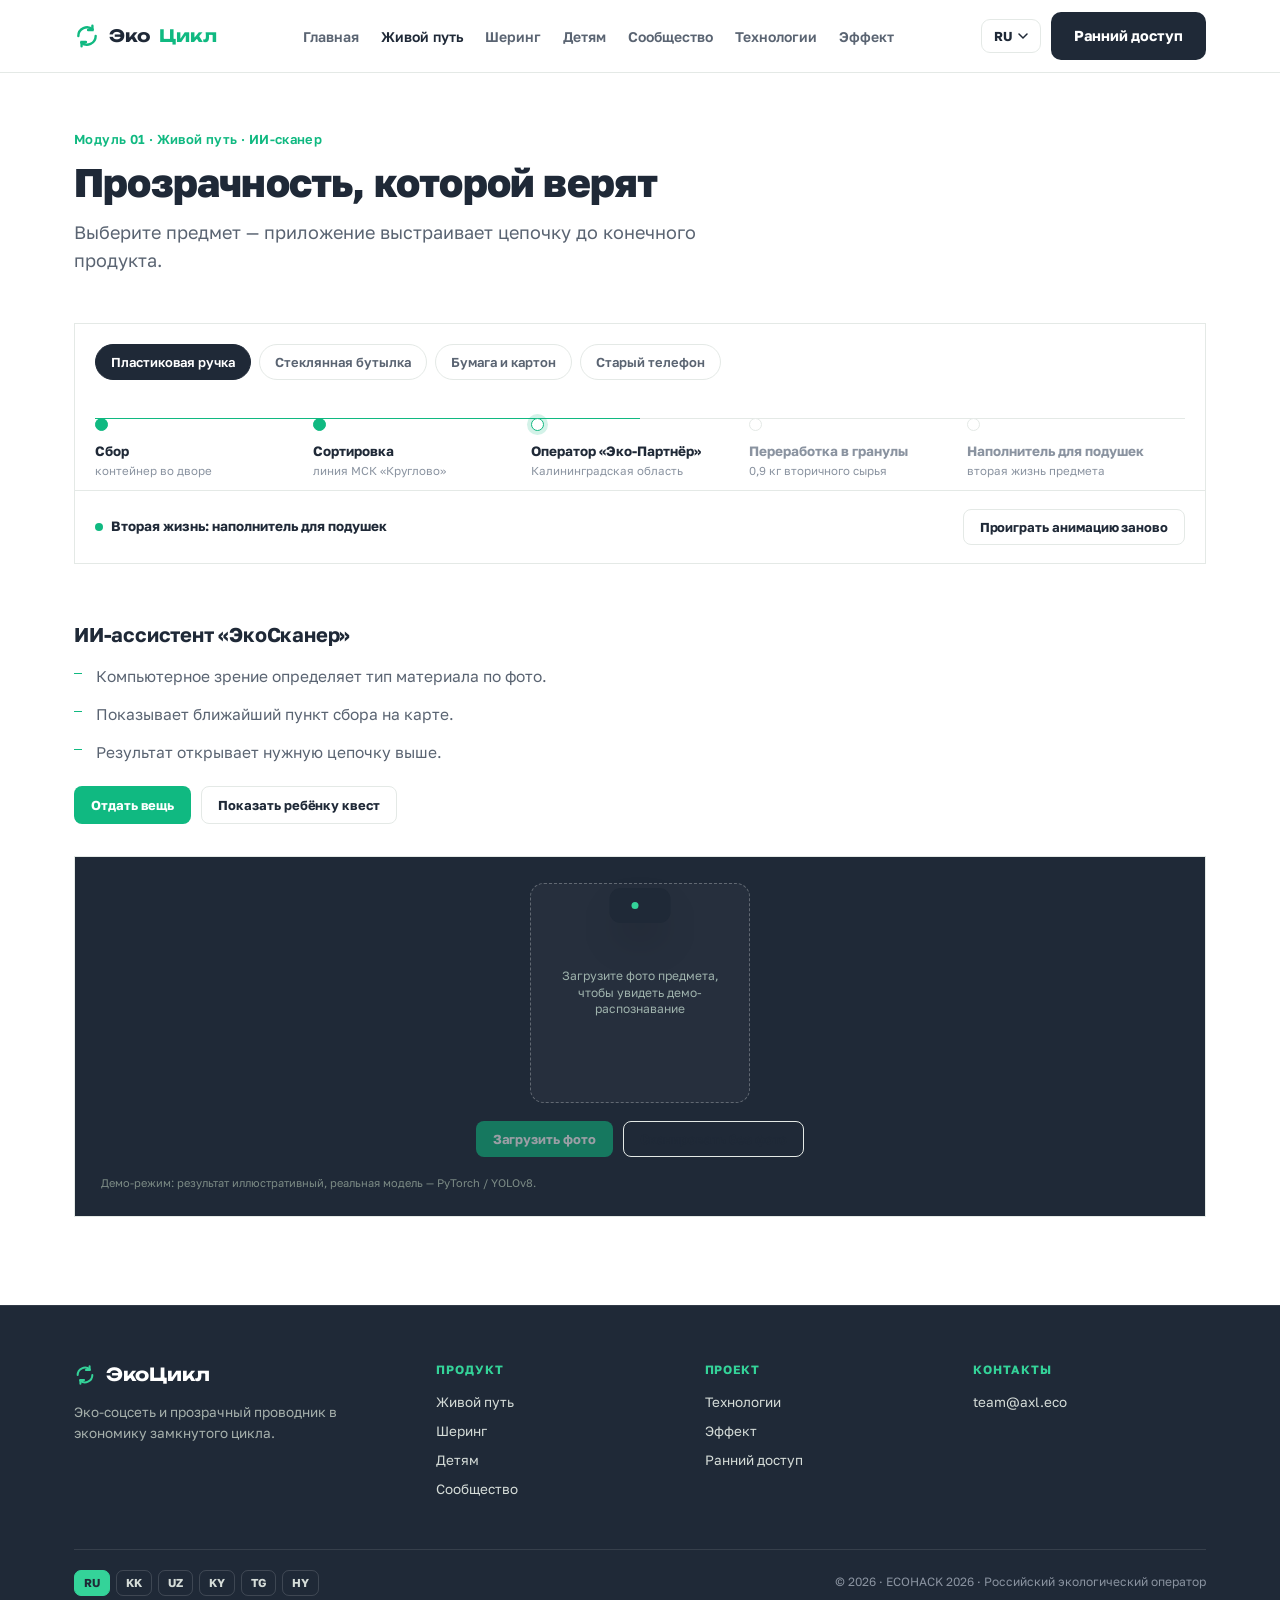
<file: living-path.html>
<!DOCTYPE html>
<html lang="ru">
<head>
<meta charset="utf-8">
<meta name="viewport" content="width=device-width, initial-scale=1, viewport-fit=cover">
<title>Живой путь вещи — ЭкоЦикл</title>

<link rel="icon" type="image/svg+xml" href="assets/favicon.svg">
<link rel="icon" type="image/png" sizes="32x32" href="assets/favicon-32.png">
<link rel="icon" type="image/png" sizes="16x16" href="assets/favicon-16.png">
<link rel="apple-touch-icon" sizes="180x180" href="assets/apple-touch-icon.png">
<meta name="theme-color" content="#10B981">

<link rel="preconnect" href="https://fonts.googleapis.com">
<link rel="preconnect" href="https://fonts.gstatic.com" crossorigin>
<link href="https://fonts.googleapis.com/css2?family=Golos+Text:wght@400;500;600;700;800;900&family=Unbounded:wght@600;700;800;900&display=swap" rel="stylesheet">
<link rel="stylesheet" href="assets/styles.css">
</head>
<body data-page="living-path">

<div id="scrollbar"></div>

<header class="nav">
  <div class="nav-inner container">
    <a href="index.html" class="brand">
      <svg class="mark" viewBox="0 0 24 24" fill="none" stroke="#10B981" stroke-width="2.2" stroke-linecap="round"><path d="M4 12a8 8 0 0 1 13.3-6M20 12a8 8 0 0 1-13.3 6"/><path d="M17 2.5V6.5h-4M7 21.5V17.5h4"/></svg>
      Эко<em>Цикл</em>
    </a>
    <ul class="nav-links">
      <li><a href="index.html" data-page="index" data-i18n="nav.home">Главная</a></li>
      <li><a href="living-path.html" data-page="living-path" data-i18n="nav.livingPath">Живой путь</a></li>
      <li><a href="sharing.html" data-page="sharing" data-i18n="nav.sharing">Шеринг</a></li>
      <li><a href="junior.html" data-page="junior" data-i18n="nav.junior">Детям</a></li>
      <li><a href="community.html" data-page="community" data-i18n="nav.community">Сообщество</a></li>
      <li><a href="tech.html" data-page="tech" data-i18n="nav.tech">Технологии</a></li>
      <li><a href="impact.html" data-page="impact" data-i18n="nav.impact">Эффект</a></li>
    </ul>
    <div class="nav-cta">
      <div class="lang">
        <button class="lang-btn" type="button" aria-expanded="false" aria-label="Language">
          <span>RU</span>
          <svg width="10" height="10" viewBox="0 0 10 10" fill="none"><path d="M1 3l4 4 4-4" stroke="currentColor" stroke-width="1.5" stroke-linecap="round"/></svg>
        </button>
        <div class="lang-menu">
          <button type="button" data-lang="ru"><span class="flag">🇷🇺</span> Русский</button>
          <button type="button" data-lang="kk"><span class="flag">🇰🇿</span> Қазақша</button>
          <button type="button" data-lang="uz"><span class="flag">🇺🇿</span> O‘zbekcha</button>
          <button type="button" data-lang="ky"><span class="flag">🇰🇬</span> Кыргызча</button>
          <button type="button" data-lang="tg"><span class="flag">🇹🇯</span> Тоҷикӣ</button>
          <button type="button" data-lang="hy"><span class="flag">🇦🇲</span> Հայերեն</button>
        </div>
      </div>
      <a class="btn btn-primary" href="waitlist.html" data-i18n="nav.waitlist">Ранний доступ</a>
      <button class="burger" id="burger" aria-label="Menu" aria-expanded="false"><span></span></button>
    </div>
  </div>
  <nav class="mobile-panel" id="mobilePanel">
    <a href="index.html" data-page="index" data-close data-i18n="nav.home">Главная</a>
    <a href="living-path.html" data-page="living-path" data-close data-i18n="nav.livingPath">Живой путь</a>
    <a href="sharing.html" data-page="sharing" data-close data-i18n="nav.sharing">Шеринг</a>
    <a href="junior.html" data-page="junior" data-close data-i18n="nav.junior">Детям</a>
    <a href="community.html" data-page="community" data-close data-i18n="nav.community">Сообщество</a>
    <a href="tech.html" data-page="tech" data-close data-i18n="nav.tech">Технологии</a>
    <a href="impact.html" data-page="impact" data-close data-i18n="nav.impact">Эффект</a>
    <a class="btn btn-primary" href="waitlist.html" data-close data-i18n="nav.waitlist">Ранний доступ</a>
    <div class="mobile-langs">
      <button type="button" data-lang="ru">RU</button>
      <button type="button" data-lang="kk">KK</button>
      <button type="button" data-lang="uz">UZ</button>
      <button type="button" data-lang="ky">KY</button>
      <button type="button" data-lang="tg">TG</button>
      <button type="button" data-lang="hy">HY</button>
    </div>
  </nav>
</header>

<main>

<section class="section" style="padding-top:130px" id="living-path">
  <div class="container">
    <div class="section-head wide reveal">
      <p class="eyebrow" data-i18n="livingPath.eyebrow">Модуль 01 · Живой путь · ИИ-сканер</p>
      <h2 class="h2" data-i18n="livingPath.title">Прозрачность, которой верят</h2>
      <p class="lede" data-i18n="livingPath.lede" style="margin-top:14px">Выберите предмет — приложение выстраивает цепочку до конечного продукта.</p>
    </div>

    <div class="demo-panel reveal">
      <div class="chip-row" id="chainChips">
        <button class="chip active" data-chain="pen" data-i18n="livingPath.chipPen">Пластиковая ручка</button>
        <button class="chip" data-chain="bottle" data-i18n="livingPath.chipBottle">Стеклянная бутылка</button>
        <button class="chip" data-chain="paper" data-i18n="livingPath.chipPaper">Бумага и картон</button>
        <button class="chip" data-chain="phone" data-i18n="livingPath.chipPhone">Старый телефон</button>
      </div>
      <div class="rail-wrap">
        <div class="rail" id="rail">
          <div class="line"><i id="railFill"></i></div>
          <div class="steps" id="railSteps"></div>
        </div>
      </div>
      <div class="demo-foot">
        <div class="result-pill"><span class="dot"></span><span id="resultText">Вторая жизнь: наполнитель для подушек</span></div>
        <button class="btn btn-outline btn-sm" id="replayBtn" data-i18n="livingPath.replay">Проиграть анимацию заново</button>
      </div>
    </div>

    <div class="scanner-grid reveal">
      <div>
        <div class="h3" data-i18n="livingPath.scannerTitle">ИИ-ассистент «ЭкоСканер»</div>
        <ul class="list" style="margin-top:16px">
          <li data-i18n="livingPath.scanner1">Компьютерное зрение определяет тип материала по фото.</li>
          <li data-i18n="livingPath.scanner2">Показывает ближайший пункт сбора на карте.</li>
          <li data-i18n="livingPath.scanner3">Результат открывает нужную цепочку выше.</li>
        </ul>
        <div style="margin-top:22px;display:flex;gap:10px;flex-wrap:wrap">
          <a class="btn btn-accent btn-sm" href="sharing.html" data-i18n="livingPath.ctaSharing">Отдать вещь</a>
          <a class="btn btn-outline btn-sm" href="junior.html" data-i18n="livingPath.ctaJunior">Показать ребёнку квест</a>
        </div>
      </div>
      <div class="scanner-box">
        <div class="viewfinder" id="viewfinder">
          <span class="corner tl"></span><span class="corner tr"></span><span class="corner bl"></span><span class="corner br"></span>
          <span class="scanline"></span>
          <span class="hint" id="vfHint" data-i18n="livingPath.scanHint">Загрузите фото предмета, чтобы увидеть демо-распознавание</span>
        </div>
        <div class="scan-actions">
          <button class="btn btn-accent btn-sm btn-disabled" type="button" data-soon data-i18n="livingPath.scanUpload">Загрузить фото</button>
          <button class="btn btn-outline btn-sm" id="scanDemoBtn" data-i18n="livingPath.scanDemo">Сканировать без фото</button>
        </div>
        <div class="scan-result" id="scanResult">
          <div class="row"><span class="dot" style="width:6px;height:6px;border-radius:99px;background:var(--mint);margin-top:6px"></span><div><b id="scanMaterial">Полипропилен · PP 05</b><span>Материал определён компьютерным зрением</span></div></div>
          <div class="row"><span class="dot" style="width:6px;height:6px;border-radius:99px;background:var(--mint);margin-top:6px"></span><div><b>Ближайший пункт приёма — 400 м</b><span>ул. Тельмана, 12 · подтверждён реестром РЭО</span></div></div>
          <div class="row"><span class="dot" style="width:6px;height:6px;border-radius:99px;background:var(--mint);margin-top:6px"></span><div><b>Вариант повторного использования</b><span>Если вещь пригодна — предложение отдать её через «Отдам по-братски»</span></div></div>
        </div>
        <div class="scan-note" data-i18n="livingPath.scanNote">Демо-режим: результат иллюстративный, реальная модель — PyTorch / YOLOv8.</div>
      </div>
    </div>
  </div>
</section>

</main>

<footer class="site-foot">
  <div class="container">
    <div class="foot-grid">
      <div class="foot-brand">
        <div class="fbrand">
          <svg width="22" height="22" viewBox="0 0 24 24" fill="none" stroke="#34D399" stroke-width="2.2" stroke-linecap="round"><path d="M4 12a8 8 0 0 1 13.3-6M20 12a8 8 0 0 1-13.3 6"/><path d="M17 2.5V6.5h-4M7 21.5V17.5h4"/></svg>
          ЭкоЦикл
        </div>
        <p class="foot-tagline" data-i18n="footer.tagline">Эко-соцсеть и прозрачный проводник в экономику замкнутого цикла.</p>
      </div>
      <div class="foot-col">
        <h5 data-i18n="footer.product">Продукт</h5>
        <a href="living-path.html" data-i18n="nav.livingPath">Живой путь</a>
        <a href="sharing.html" data-i18n="nav.sharing">Шеринг</a>
        <a href="junior.html" data-i18n="nav.junior">Детям</a>
        <a href="community.html" data-i18n="nav.community">Сообщество</a>
      </div>
      <div class="foot-col">
        <h5 data-i18n="footer.company">Проект</h5>
        <a href="tech.html" data-i18n="nav.tech">Технологии</a>
        <a href="impact.html" data-i18n="nav.impact">Эффект</a>
        <a href="waitlist.html" data-i18n="nav.waitlist">Ранний доступ</a>
      </div>
      <div class="foot-col">
        <h5 data-i18n="footer.contacts">Контакты</h5>
        <a href="mailto:team@axl.eco" data-i18n="footer.contactsValue">team@axl.eco</a>
      </div>
    </div>
    <div class="foot-bottom">
      <div class="foot-langs">
        <button type="button" data-lang="ru">RU</button>
        <button type="button" data-lang="kk">KK</button>
        <button type="button" data-lang="uz">UZ</button>
        <button type="button" data-lang="ky">KY</button>
        <button type="button" data-lang="tg">TG</button>
        <button type="button" data-lang="hy">HY</button>
      </div>
      <div data-i18n="footer.copyright">© 2026 · ECOHACK 2026 · Российский экологический оператор</div>
    </div>
  </div>
</footer>

<div id="toast"><span class="dot"></span><span id="toastText"></span></div>

<script src="assets/app.js"></script>
</body>
</html>
</file>
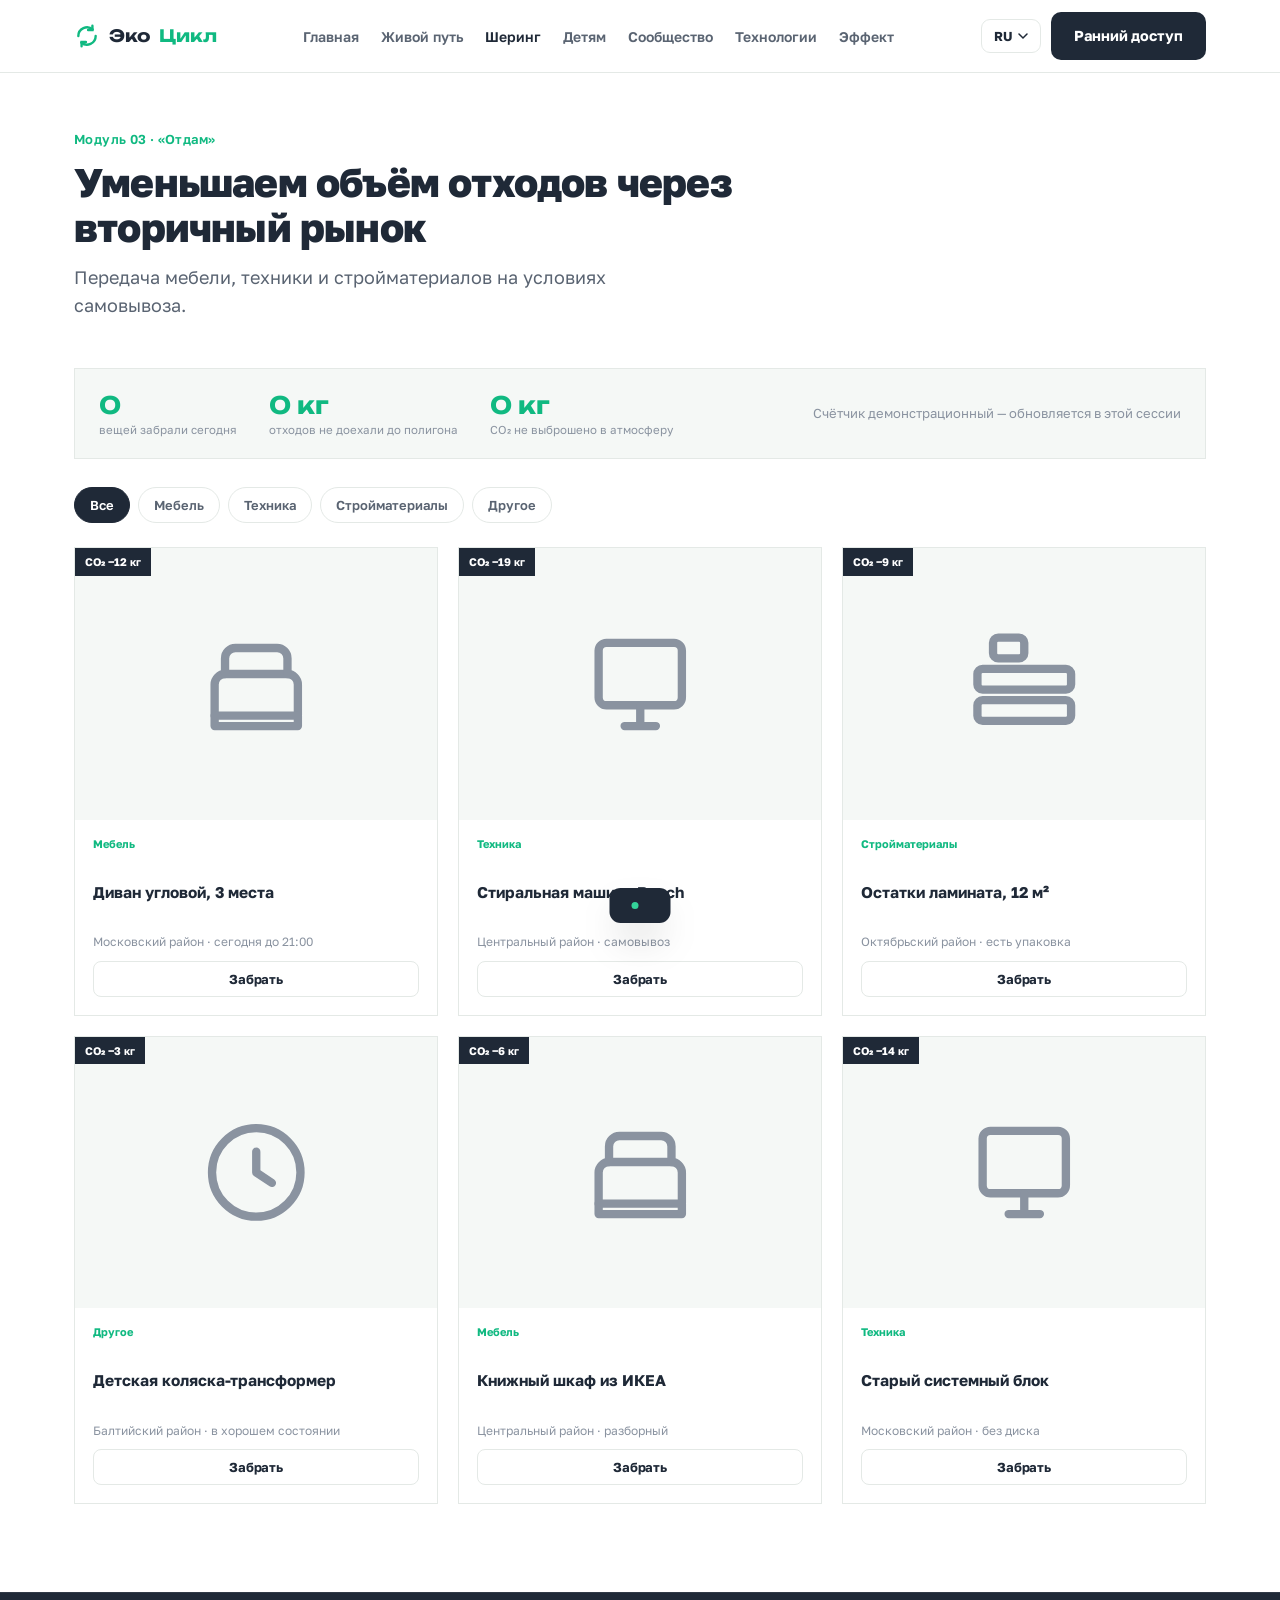
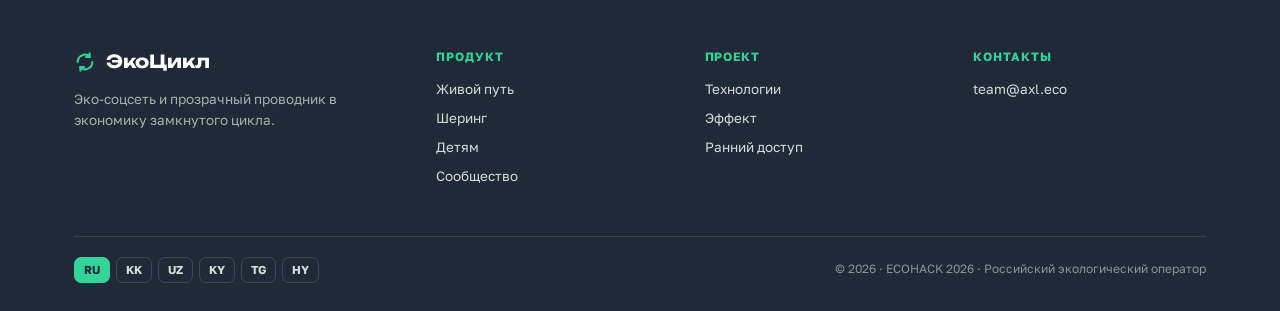
<file: sharing.html>
<!DOCTYPE html>
<html lang="ru">
<head>
<meta charset="utf-8">
<meta name="viewport" content="width=device-width, initial-scale=1, viewport-fit=cover">
<title>Шеринг — ЭкоЦикл</title>

<link rel="icon" type="image/svg+xml" href="assets/favicon.svg">
<link rel="icon" type="image/png" sizes="32x32" href="assets/favicon-32.png">
<link rel="icon" type="image/png" sizes="16x16" href="assets/favicon-16.png">
<link rel="apple-touch-icon" sizes="180x180" href="assets/apple-touch-icon.png">
<meta name="theme-color" content="#10B981">

<link rel="preconnect" href="https://fonts.googleapis.com">
<link rel="preconnect" href="https://fonts.gstatic.com" crossorigin>
<link href="https://fonts.googleapis.com/css2?family=Golos+Text:wght@400;500;600;700;800;900&family=Unbounded:wght@600;700;800;900&display=swap" rel="stylesheet">
<link rel="stylesheet" href="assets/styles.css">
</head>
<body data-page="sharing">

<div id="scrollbar"></div>

<header class="nav">
  <div class="nav-inner container">
    <a href="index.html" class="brand">
      <svg class="mark" viewBox="0 0 24 24" fill="none" stroke="#10B981" stroke-width="2.2" stroke-linecap="round"><path d="M4 12a8 8 0 0 1 13.3-6M20 12a8 8 0 0 1-13.3 6"/><path d="M17 2.5V6.5h-4M7 21.5V17.5h4"/></svg>
      Эко<em>Цикл</em>
    </a>
    <ul class="nav-links">
      <li><a href="index.html" data-page="index" data-i18n="nav.home">Главная</a></li>
      <li><a href="living-path.html" data-page="living-path" data-i18n="nav.livingPath">Живой путь</a></li>
      <li><a href="sharing.html" data-page="sharing" data-i18n="nav.sharing">Шеринг</a></li>
      <li><a href="junior.html" data-page="junior" data-i18n="nav.junior">Детям</a></li>
      <li><a href="community.html" data-page="community" data-i18n="nav.community">Сообщество</a></li>
      <li><a href="tech.html" data-page="tech" data-i18n="nav.tech">Технологии</a></li>
      <li><a href="impact.html" data-page="impact" data-i18n="nav.impact">Эффект</a></li>
    </ul>
    <div class="nav-cta">
      <div class="lang">
        <button class="lang-btn" type="button" aria-expanded="false" aria-label="Language">
          <span>RU</span>
          <svg width="10" height="10" viewBox="0 0 10 10" fill="none"><path d="M1 3l4 4 4-4" stroke="currentColor" stroke-width="1.5" stroke-linecap="round"/></svg>
        </button>
        <div class="lang-menu">
          <button type="button" data-lang="ru"><span class="flag">🇷🇺</span> Русский</button>
          <button type="button" data-lang="kk"><span class="flag">🇰🇿</span> Қазақша</button>
          <button type="button" data-lang="uz"><span class="flag">🇺🇿</span> O‘zbekcha</button>
          <button type="button" data-lang="ky"><span class="flag">🇰🇬</span> Кыргызча</button>
          <button type="button" data-lang="tg"><span class="flag">🇹🇯</span> Тоҷикӣ</button>
          <button type="button" data-lang="hy"><span class="flag">🇦🇲</span> Հայերեն</button>
        </div>
      </div>
      <a class="btn btn-primary" href="waitlist.html" data-i18n="nav.waitlist">Ранний доступ</a>
      <button class="burger" id="burger" aria-label="Menu" aria-expanded="false"><span></span></button>
    </div>
  </div>
  <nav class="mobile-panel" id="mobilePanel">
    <a href="index.html" data-page="index" data-close data-i18n="nav.home">Главная</a>
    <a href="living-path.html" data-page="living-path" data-close data-i18n="nav.livingPath">Живой путь</a>
    <a href="sharing.html" data-page="sharing" data-close data-i18n="nav.sharing">Шеринг</a>
    <a href="junior.html" data-page="junior" data-close data-i18n="nav.junior">Детям</a>
    <a href="community.html" data-page="community" data-close data-i18n="nav.community">Сообщество</a>
    <a href="tech.html" data-page="tech" data-close data-i18n="nav.tech">Технологии</a>
    <a href="impact.html" data-page="impact" data-close data-i18n="nav.impact">Эффект</a>
    <a class="btn btn-primary" href="waitlist.html" data-close data-i18n="nav.waitlist">Ранний доступ</a>
    <div class="mobile-langs">
      <button type="button" data-lang="ru">RU</button>
      <button type="button" data-lang="kk">KK</button>
      <button type="button" data-lang="uz">UZ</button>
      <button type="button" data-lang="ky">KY</button>
      <button type="button" data-lang="tg">TG</button>
      <button type="button" data-lang="hy">HY</button>
    </div>
  </nav>
</header>

<main>

<section class="section" style="padding-top:130px" id="sharing">
  <div class="container">
    <div class="section-head wide reveal">
      <p class="eyebrow" data-i18n="sharing.eyebrow">Модуль 03 · «Отдам по-братски»</p>
      <h2 class="h2" data-i18n="sharing.title">Уменьшаем объём отходов через вторичный рынок</h2>
      <p class="lede" data-i18n="sharing.lede" style="margin-top:14px">Передача мебели, техники и стройматериалов на условиях самовывоза.</p>
    </div>

    <div class="impact-counter reveal">
      <div class="cnums">
        <div><b id="cnt-items">0</b><span data-i18n="sharing.counterItems">вещей забрали сегодня</span></div>
        <div><b id="cnt-kg">0 кг</b><span data-i18n="sharing.counterKg">отходов не доехали до полигона</span></div>
        <div><b id="cnt-co2">0 кг</b><span data-i18n="sharing.counterCo2">CO₂ не выброшено в атмосферу</span></div>
      </div>
      <span class="small" data-i18n="sharing.counterNote">Счётчик демонстрационный — обновляется в этой сессии</span>
    </div>

    <div class="chip-row" id="marketFilters" style="padding:0">
      <button class="chip active" data-cat="all" data-i18n="sharing.filterAll">Все</button>
      <button class="chip" data-cat="Мебель" data-i18n="sharing.filterFurniture">Мебель</button>
      <button class="chip" data-cat="Техника" data-i18n="sharing.filterTech">Техника</button>
      <button class="chip" data-cat="Стройматериалы" data-i18n="sharing.filterBuild">Стройматериалы</button>
      <button class="chip" data-cat="Другое" data-i18n="sharing.filterOther">Другое</button>
    </div>

    <div class="market-grid" id="marketGrid"></div>
  </div>
</section>

</main>

<footer class="site-foot">
  <div class="container">
    <div class="foot-grid">
      <div class="foot-brand">
        <div class="fbrand">
          <svg width="22" height="22" viewBox="0 0 24 24" fill="none" stroke="#34D399" stroke-width="2.2" stroke-linecap="round"><path d="M4 12a8 8 0 0 1 13.3-6M20 12a8 8 0 0 1-13.3 6"/><path d="M17 2.5V6.5h-4M7 21.5V17.5h4"/></svg>
          ЭкоЦикл
        </div>
        <p class="foot-tagline" data-i18n="footer.tagline">Эко-соцсеть и прозрачный проводник в экономику замкнутого цикла.</p>
      </div>
      <div class="foot-col">
        <h5 data-i18n="footer.product">Продукт</h5>
        <a href="living-path.html" data-i18n="nav.livingPath">Живой путь</a>
        <a href="sharing.html" data-i18n="nav.sharing">Шеринг</a>
        <a href="junior.html" data-i18n="nav.junior">Детям</a>
        <a href="community.html" data-i18n="nav.community">Сообщество</a>
      </div>
      <div class="foot-col">
        <h5 data-i18n="footer.company">Проект</h5>
        <a href="tech.html" data-i18n="nav.tech">Технологии</a>
        <a href="impact.html" data-i18n="nav.impact">Эффект</a>
        <a href="waitlist.html" data-i18n="nav.waitlist">Ранний доступ</a>
      </div>
      <div class="foot-col">
        <h5 data-i18n="footer.contacts">Контакты</h5>
        <a href="mailto:team@axl.eco" data-i18n="footer.contactsValue">team@axl.eco</a>
      </div>
    </div>
    <div class="foot-bottom">
      <div class="foot-langs">
        <button type="button" data-lang="ru">RU</button>
        <button type="button" data-lang="kk">KK</button>
        <button type="button" data-lang="uz">UZ</button>
        <button type="button" data-lang="ky">KY</button>
        <button type="button" data-lang="tg">TG</button>
        <button type="button" data-lang="hy">HY</button>
      </div>
      <div data-i18n="footer.copyright">© 2026 · ECOHACK 2026 · Российский экологический оператор</div>
    </div>
  </div>
</footer>

<div id="toast"><span class="dot"></span><span id="toastText"></span></div>

<script src="assets/app.js"></script>
</body>
</html>
</file>
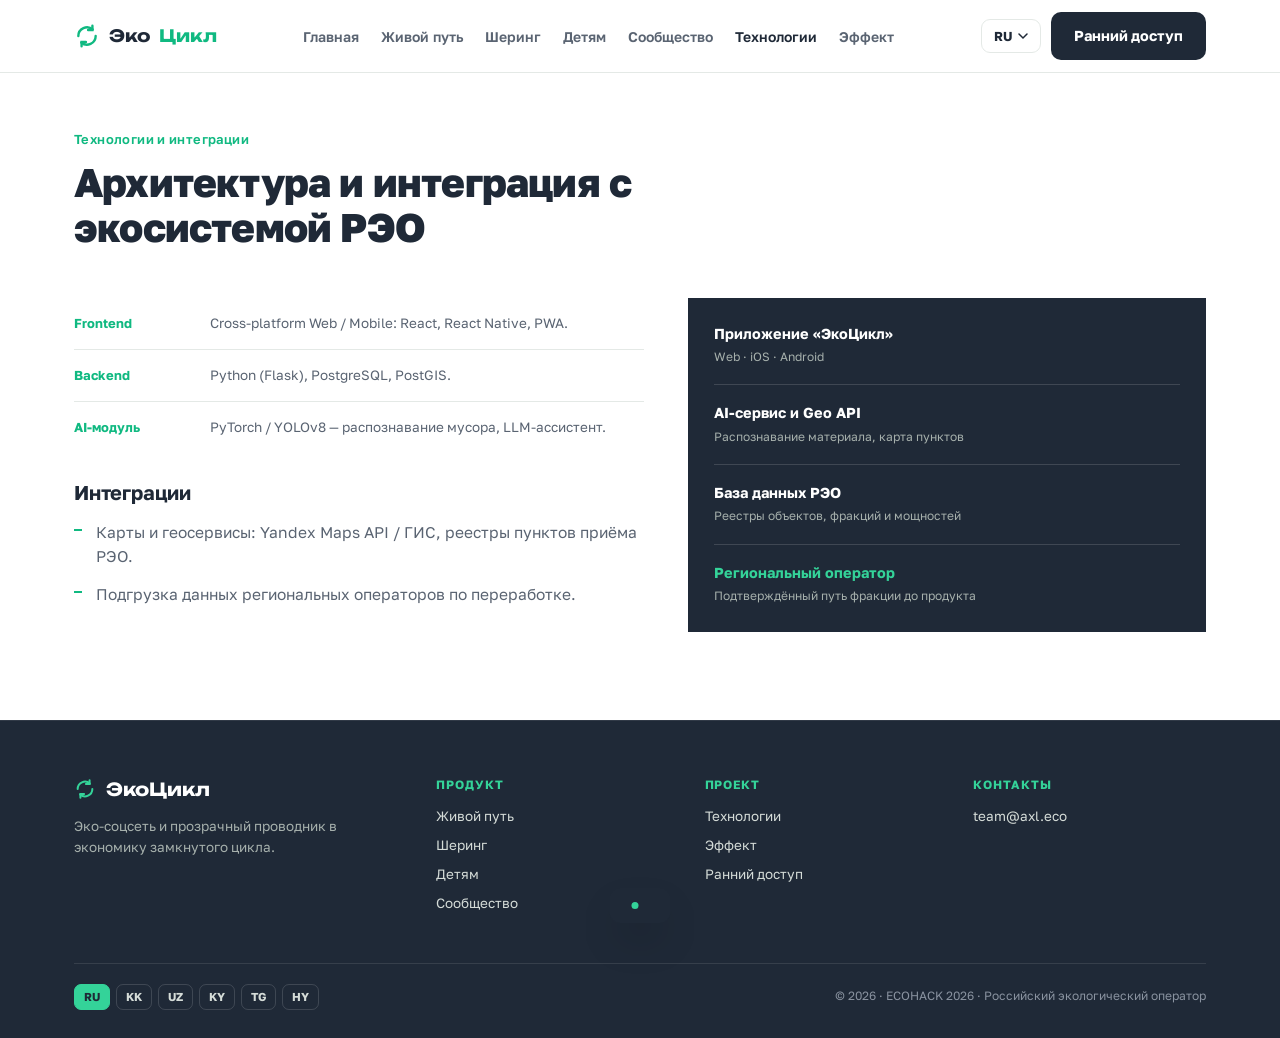
<file: tech.html>
<!DOCTYPE html>
<html lang="ru">
<head>
<meta charset="utf-8">
<meta name="viewport" content="width=device-width, initial-scale=1, viewport-fit=cover">
<title>Технологии — ЭкоЦикл</title>

<link rel="icon" type="image/svg+xml" href="assets/favicon.svg">
<link rel="icon" type="image/png" sizes="32x32" href="assets/favicon-32.png">
<link rel="icon" type="image/png" sizes="16x16" href="assets/favicon-16.png">
<link rel="apple-touch-icon" sizes="180x180" href="assets/apple-touch-icon.png">
<meta name="theme-color" content="#10B981">

<link rel="preconnect" href="https://fonts.googleapis.com">
<link rel="preconnect" href="https://fonts.gstatic.com" crossorigin>
<link href="https://fonts.googleapis.com/css2?family=Golos+Text:wght@400;500;600;700;800;900&family=Unbounded:wght@600;700;800;900&display=swap" rel="stylesheet">
<link rel="stylesheet" href="assets/styles.css">
</head>
<body data-page="tech">

<div id="scrollbar"></div>

<header class="nav">
  <div class="nav-inner container">
    <a href="index.html" class="brand">
      <svg class="mark" viewBox="0 0 24 24" fill="none" stroke="#10B981" stroke-width="2.2" stroke-linecap="round"><path d="M4 12a8 8 0 0 1 13.3-6M20 12a8 8 0 0 1-13.3 6"/><path d="M17 2.5V6.5h-4M7 21.5V17.5h4"/></svg>
      Эко<em>Цикл</em>
    </a>
    <ul class="nav-links">
      <li><a href="index.html" data-page="index" data-i18n="nav.home">Главная</a></li>
      <li><a href="living-path.html" data-page="living-path" data-i18n="nav.livingPath">Живой путь</a></li>
      <li><a href="sharing.html" data-page="sharing" data-i18n="nav.sharing">Шеринг</a></li>
      <li><a href="junior.html" data-page="junior" data-i18n="nav.junior">Детям</a></li>
      <li><a href="community.html" data-page="community" data-i18n="nav.community">Сообщество</a></li>
      <li><a href="tech.html" data-page="tech" data-i18n="nav.tech">Технологии</a></li>
      <li><a href="impact.html" data-page="impact" data-i18n="nav.impact">Эффект</a></li>
    </ul>
    <div class="nav-cta">
      <div class="lang">
        <button class="lang-btn" type="button" aria-expanded="false" aria-label="Language">
          <span>RU</span>
          <svg width="10" height="10" viewBox="0 0 10 10" fill="none"><path d="M1 3l4 4 4-4" stroke="currentColor" stroke-width="1.5" stroke-linecap="round"/></svg>
        </button>
        <div class="lang-menu">
          <button type="button" data-lang="ru"><span class="flag">🇷🇺</span> Русский</button>
          <button type="button" data-lang="kk"><span class="flag">🇰🇿</span> Қазақша</button>
          <button type="button" data-lang="uz"><span class="flag">🇺🇿</span> O‘zbekcha</button>
          <button type="button" data-lang="ky"><span class="flag">🇰🇬</span> Кыргызча</button>
          <button type="button" data-lang="tg"><span class="flag">🇹🇯</span> Тоҷикӣ</button>
          <button type="button" data-lang="hy"><span class="flag">🇦🇲</span> Հայերեն</button>
        </div>
      </div>
      <a class="btn btn-primary" href="waitlist.html" data-i18n="nav.waitlist">Ранний доступ</a>
      <button class="burger" id="burger" aria-label="Menu" aria-expanded="false"><span></span></button>
    </div>
  </div>
  <nav class="mobile-panel" id="mobilePanel">
    <a href="index.html" data-page="index" data-close data-i18n="nav.home">Главная</a>
    <a href="living-path.html" data-page="living-path" data-close data-i18n="nav.livingPath">Живой путь</a>
    <a href="sharing.html" data-page="sharing" data-close data-i18n="nav.sharing">Шеринг</a>
    <a href="junior.html" data-page="junior" data-close data-i18n="nav.junior">Детям</a>
    <a href="community.html" data-page="community" data-close data-i18n="nav.community">Сообщество</a>
    <a href="tech.html" data-page="tech" data-close data-i18n="nav.tech">Технологии</a>
    <a href="impact.html" data-page="impact" data-close data-i18n="nav.impact">Эффект</a>
    <a class="btn btn-primary" href="waitlist.html" data-close data-i18n="nav.waitlist">Ранний доступ</a>
    <div class="mobile-langs">
      <button type="button" data-lang="ru">RU</button>
      <button type="button" data-lang="kk">KK</button>
      <button type="button" data-lang="uz">UZ</button>
      <button type="button" data-lang="ky">KY</button>
      <button type="button" data-lang="tg">TG</button>
      <button type="button" data-lang="hy">HY</button>
    </div>
  </nav>
</header>

<main>

<section class="section" style="padding-top:130px" id="tech">
  <div class="container">
    <div class="section-head reveal">
      <p class="eyebrow" data-i18n="tech.eyebrow">Технологии и интеграции</p>
      <h2 class="h2" data-i18n="tech.title">Архитектура и интеграция с экосистемой РЭО</h2>
    </div>
    <div class="tech-grid reveal">
      <div>
        <div class="stack-rows">
          <div><b data-i18n="tech.frontend">Frontend</b><p data-i18n="tech.frontendText">Cross-platform Web / Mobile: React, React Native, PWA.</p></div>
          <div><b data-i18n="tech.backend">Backend</b><p data-i18n="tech.backendText">Python (Flask), PostgreSQL, PostGIS.</p></div>
          <div><b data-i18n="tech.ai">AI-модуль</b><p data-i18n="tech.aiText">PyTorch / YOLOv8 — распознавание мусора, LLM-ассистент.</p></div>
        </div>
        <div class="h3" style="margin-top:26px" data-i18n="tech.integrations">Интеграции</div>
        <ul class="list" style="margin-top:14px">
          <li data-i18n="tech.int1">Карты и геосервисы: Yandex Maps API / ГИС, реестры пунктов приёма РЭО.</li>
          <li data-i18n="tech.int2">Подгрузка данных региональных операторов по переработке.</li>
        </ul>
      </div>
      <div class="pipe">
        <div><b data-i18n="tech.pipe1">Приложение «ЭкоЦикл»</b><span data-i18n="tech.pipe1Sub">Web · iOS · Android</span></div>
        <div><b data-i18n="tech.pipe2">AI-сервис и Geo API</b><span data-i18n="tech.pipe2Sub">Распознавание материала, карта пунктов</span></div>
        <div><b data-i18n="tech.pipe3">База данных РЭО</b><span data-i18n="tech.pipe3Sub">Реестры объектов, фракций и мощностей</span></div>
        <div class="on"><b data-i18n="tech.pipe4">Региональный оператор</b><span data-i18n="tech.pipe4Sub">Подтверждённый путь фракции до продукта</span></div>
      </div>
    </div>
  </div>
</section>

</main>

<footer class="site-foot">
  <div class="container">
    <div class="foot-grid">
      <div class="foot-brand">
        <div class="fbrand">
          <svg width="22" height="22" viewBox="0 0 24 24" fill="none" stroke="#34D399" stroke-width="2.2" stroke-linecap="round"><path d="M4 12a8 8 0 0 1 13.3-6M20 12a8 8 0 0 1-13.3 6"/><path d="M17 2.5V6.5h-4M7 21.5V17.5h4"/></svg>
          ЭкоЦикл
        </div>
        <p class="foot-tagline" data-i18n="footer.tagline">Эко-соцсеть и прозрачный проводник в экономику замкнутого цикла.</p>
      </div>
      <div class="foot-col">
        <h5 data-i18n="footer.product">Продукт</h5>
        <a href="living-path.html" data-i18n="nav.livingPath">Живой путь</a>
        <a href="sharing.html" data-i18n="nav.sharing">Шеринг</a>
        <a href="junior.html" data-i18n="nav.junior">Детям</a>
        <a href="community.html" data-i18n="nav.community">Сообщество</a>
      </div>
      <div class="foot-col">
        <h5 data-i18n="footer.company">Проект</h5>
        <a href="tech.html" data-i18n="nav.tech">Технологии</a>
        <a href="impact.html" data-i18n="nav.impact">Эффект</a>
        <a href="waitlist.html" data-i18n="nav.waitlist">Ранний доступ</a>
      </div>
      <div class="foot-col">
        <h5 data-i18n="footer.contacts">Контакты</h5>
        <a href="mailto:team@axl.eco" data-i18n="footer.contactsValue">team@axl.eco</a>
      </div>
    </div>
    <div class="foot-bottom">
      <div class="foot-langs">
        <button type="button" data-lang="ru">RU</button>
        <button type="button" data-lang="kk">KK</button>
        <button type="button" data-lang="uz">UZ</button>
        <button type="button" data-lang="ky">KY</button>
        <button type="button" data-lang="tg">TG</button>
        <button type="button" data-lang="hy">HY</button>
      </div>
      <div data-i18n="footer.copyright">© 2026 · ECOHACK 2026 · Российский экологический оператор</div>
    </div>
  </div>
</footer>

<div id="toast"><span class="dot"></span><span id="toastText"></span></div>

<script src="assets/app.js"></script>
</body>
</html>
</file>
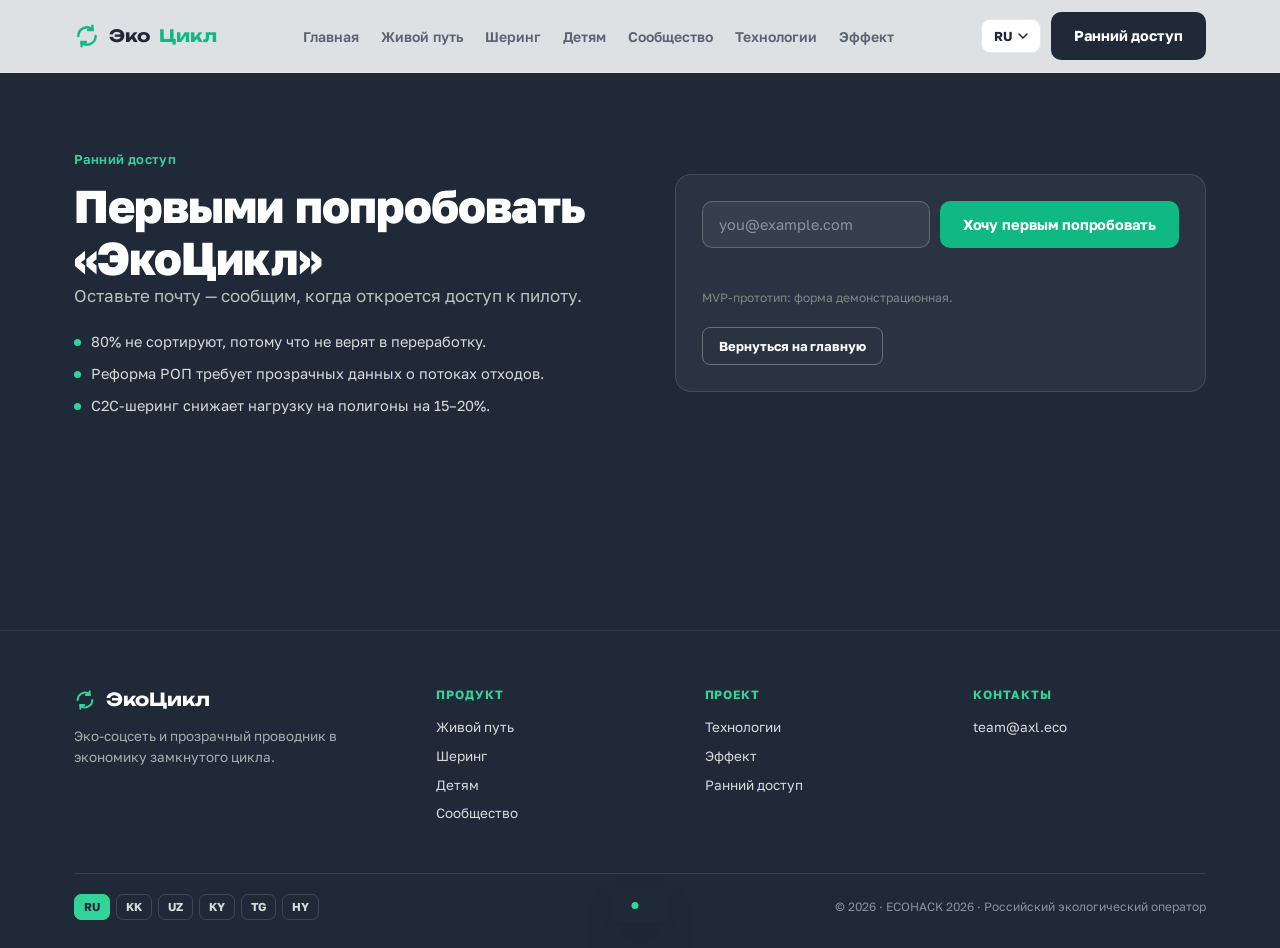
<file: waitlist.html>
<!DOCTYPE html>
<html lang="ru">
<head>
<meta charset="utf-8">
<meta name="viewport" content="width=device-width, initial-scale=1, viewport-fit=cover">
<title>Ранний доступ — ЭкоЦикл</title>

<link rel="icon" type="image/svg+xml" href="assets/favicon.svg">
<link rel="icon" type="image/png" sizes="32x32" href="assets/favicon-32.png">
<link rel="icon" type="image/png" sizes="16x16" href="assets/favicon-16.png">
<link rel="apple-touch-icon" sizes="180x180" href="assets/apple-touch-icon.png">
<meta name="theme-color" content="#10B981">

<link rel="preconnect" href="https://fonts.googleapis.com">
<link rel="preconnect" href="https://fonts.gstatic.com" crossorigin>
<link href="https://fonts.googleapis.com/css2?family=Golos+Text:wght@400;500;600;700;800;900&family=Unbounded:wght@600;700;800;900&display=swap" rel="stylesheet">
<link rel="stylesheet" href="assets/styles.css">
</head>
<body data-page="waitlist">

<div id="scrollbar"></div>

<header class="nav">
  <div class="nav-inner container">
    <a href="index.html" class="brand">
      <svg class="mark" viewBox="0 0 24 24" fill="none" stroke="#10B981" stroke-width="2.2" stroke-linecap="round"><path d="M4 12a8 8 0 0 1 13.3-6M20 12a8 8 0 0 1-13.3 6"/><path d="M17 2.5V6.5h-4M7 21.5V17.5h4"/></svg>
      Эко<em>Цикл</em>
    </a>
    <ul class="nav-links">
      <li><a href="index.html" data-page="index" data-i18n="nav.home">Главная</a></li>
      <li><a href="living-path.html" data-page="living-path" data-i18n="nav.livingPath">Живой путь</a></li>
      <li><a href="sharing.html" data-page="sharing" data-i18n="nav.sharing">Шеринг</a></li>
      <li><a href="junior.html" data-page="junior" data-i18n="nav.junior">Детям</a></li>
      <li><a href="community.html" data-page="community" data-i18n="nav.community">Сообщество</a></li>
      <li><a href="tech.html" data-page="tech" data-i18n="nav.tech">Технологии</a></li>
      <li><a href="impact.html" data-page="impact" data-i18n="nav.impact">Эффект</a></li>
    </ul>
    <div class="nav-cta">
      <div class="lang">
        <button class="lang-btn" type="button" aria-expanded="false" aria-label="Language">
          <span>RU</span>
          <svg width="10" height="10" viewBox="0 0 10 10" fill="none"><path d="M1 3l4 4 4-4" stroke="currentColor" stroke-width="1.5" stroke-linecap="round"/></svg>
        </button>
        <div class="lang-menu">
          <button type="button" data-lang="ru"><span class="flag">🇷🇺</span> Русский</button>
          <button type="button" data-lang="kk"><span class="flag">🇰🇿</span> Қазақша</button>
          <button type="button" data-lang="uz"><span class="flag">🇺🇿</span> O‘zbekcha</button>
          <button type="button" data-lang="ky"><span class="flag">🇰🇬</span> Кыргызча</button>
          <button type="button" data-lang="tg"><span class="flag">🇹🇯</span> Тоҷикӣ</button>
          <button type="button" data-lang="hy"><span class="flag">🇦🇲</span> Հայերեն</button>
        </div>
      </div>
      <a class="btn btn-primary" href="waitlist.html" data-i18n="nav.waitlist">Ранний доступ</a>
      <button class="burger" id="burger" aria-label="Menu" aria-expanded="false"><span></span></button>
    </div>
  </div>
  <nav class="mobile-panel" id="mobilePanel">
    <a href="index.html" data-page="index" data-close data-i18n="nav.home">Главная</a>
    <a href="living-path.html" data-page="living-path" data-close data-i18n="nav.livingPath">Живой путь</a>
    <a href="sharing.html" data-page="sharing" data-close data-i18n="nav.sharing">Шеринг</a>
    <a href="junior.html" data-page="junior" data-close data-i18n="nav.junior">Детям</a>
    <a href="community.html" data-page="community" data-close data-i18n="nav.community">Сообщество</a>
    <a href="tech.html" data-page="tech" data-close data-i18n="nav.tech">Технологии</a>
    <a href="impact.html" data-page="impact" data-close data-i18n="nav.impact">Эффект</a>
    <a class="btn btn-primary" href="waitlist.html" data-close data-i18n="nav.waitlist">Ранний доступ</a>
    <div class="mobile-langs">
      <button type="button" data-lang="ru">RU</button>
      <button type="button" data-lang="kk">KK</button>
      <button type="button" data-lang="uz">UZ</button>
      <button type="button" data-lang="ky">KY</button>
      <button type="button" data-lang="tg">TG</button>
      <button type="button" data-lang="hy">HY</button>
    </div>
  </nav>
</header>

<main>

<section class="cta-section" style="padding:150px 0 88px;min-height:70vh" id="waitlist">
  <div class="container cta-wrap">
    <div>
      <p class="eyebrow" data-i18n="waitlist.eyebrow">Ранний доступ</p>
      <h2 class="h2" data-i18n="waitlist.title">Первыми попробовать «ЭкоЦикл»</h2>
      <p class="lede" data-i18n="waitlist.lede">Оставьте почту — сообщим, когда откроется доступ к пилоту.</p>
      <ul class="cta-list">
        <li data-i18n="home.why1">80% не сортируют, потому что не верят.</li>
        <li data-i18n="home.why2">Реформа РОП требует прозрачных данных.</li>
        <li data-i18n="home.why3">C2C-шеринг снижает нагрузку на 15–20%.</li>
      </ul>
    </div>
    <div class="cta-card">
      <form class="wl-form" id="wlForm" novalidate>
        <div class="wl-row">
          <input type="email" id="wlEmail" autocomplete="email" required data-i18n-placeholder="waitlist.placeholder" placeholder="you@example.com">
          <button type="submit" class="btn btn-accent" data-i18n="waitlist.button">Хочу первым попробовать</button>
        </div>
        <div class="wl-msg" id="wlMsg"></div>
        <div class="wl-note" data-i18n="waitlist.note">MVP-прототип: форма демонстрационная.</div>
      </form>
      <div style="margin-top:20px">
        <a class="btn btn-outline btn-sm" href="index.html" style="color:#fff;border-color:rgba(255,255,255,.3)" data-i18n="common.backHome">Вернуться на главную</a>
      </div>
    </div>
  </div>
</section>

</main>

<footer class="site-foot">
  <div class="container">
    <div class="foot-grid">
      <div class="foot-brand">
        <div class="fbrand">
          <svg width="22" height="22" viewBox="0 0 24 24" fill="none" stroke="#34D399" stroke-width="2.2" stroke-linecap="round"><path d="M4 12a8 8 0 0 1 13.3-6M20 12a8 8 0 0 1-13.3 6"/><path d="M17 2.5V6.5h-4M7 21.5V17.5h4"/></svg>
          ЭкоЦикл
        </div>
        <p class="foot-tagline" data-i18n="footer.tagline">Эко-соцсеть и прозрачный проводник в экономику замкнутого цикла.</p>
      </div>
      <div class="foot-col">
        <h5 data-i18n="footer.product">Продукт</h5>
        <a href="living-path.html" data-i18n="nav.livingPath">Живой путь</a>
        <a href="sharing.html" data-i18n="nav.sharing">Шеринг</a>
        <a href="junior.html" data-i18n="nav.junior">Детям</a>
        <a href="community.html" data-i18n="nav.community">Сообщество</a>
      </div>
      <div class="foot-col">
        <h5 data-i18n="footer.company">Проект</h5>
        <a href="tech.html" data-i18n="nav.tech">Технологии</a>
        <a href="impact.html" data-i18n="nav.impact">Эффект</a>
        <a href="waitlist.html" data-i18n="nav.waitlist">Ранний доступ</a>
      </div>
      <div class="foot-col">
        <h5 data-i18n="footer.contacts">Контакты</h5>
        <a href="mailto:team@axl.eco" data-i18n="footer.contactsValue">team@axl.eco</a>
      </div>
    </div>
    <div class="foot-bottom">
      <div class="foot-langs">
        <button type="button" data-lang="ru">RU</button>
        <button type="button" data-lang="kk">KK</button>
        <button type="button" data-lang="uz">UZ</button>
        <button type="button" data-lang="ky">KY</button>
        <button type="button" data-lang="tg">TG</button>
        <button type="button" data-lang="hy">HY</button>
      </div>
      <div data-i18n="footer.copyright">© 2026 · ECOHACK 2026 · Российский экологический оператор</div>
    </div>
  </div>
</footer>

<div id="toast"><span class="dot"></span><span id="toastText"></span></div>

<script src="assets/app.js"></script>
</body>
</html>
</file>
<file: assets/styles.css>
:root{
  --green:#10B981;
  --mint:#34D399;
  --ink:#1F2937;
  --paper:#FFFFFF;
  --mist:#F5F8F6;
  --muted:#5A6472;
  --soft:#8A93A0;
  --rule:#E4E9E6;
  --danger:#DC5B4A;
  --maxw:1180px;
  color-scheme: light;
  box-sizing:border-box;
  padding-top:env(safe-area-inset-top,0px);
  padding-bottom:env(safe-area-inset-bottom,0px);
}
*,*::before,*::after{box-sizing:border-box}
html{scroll-behavior:smooth;scroll-padding-top:88px}
body{
  margin:0;background:var(--paper);color:var(--ink);
  font-family:"Golos Text","Inter","Segoe UI",system-ui,-apple-system,Arial,sans-serif;
  -webkit-font-smoothing:antialiased;line-height:1.4;
}
img{max-width:100%;display:block}
a{color:inherit}
button{font-family:inherit}
.container{max-width:var(--maxw);margin:0 auto;padding:0 24px}
.section{padding:88px 0}
.section.alt{background:var(--mist)}
.eyebrow{font-size:13px;font-weight:600;color:var(--green);letter-spacing:.03em;margin:0 0 12px}
h1,h2,h3,p,ul,ol{margin:0}
.h2{font-size:clamp(28px,4vw,40px);font-weight:800;letter-spacing:-.02em;line-height:1.12}
.h3{font-size:20px;font-weight:700;letter-spacing:-.01em}
.lede{font-size:18px;line-height:1.55;color:var(--muted);max-width:640px}
.p{font-size:15px;line-height:1.6;color:var(--muted)}
.small{font-size:13px;color:var(--soft)}
.section-head{max-width:720px;margin-bottom:48px}
.section-head.wide{max-width:820px}
ul.list{list-style:none;padding:0;display:flex;flex-direction:column;gap:14px}
ul.list li{position:relative;padding-left:22px;font-size:15.5px;line-height:1.55;color:var(--muted)}
ul.list li::before{content:"";position:absolute;left:0;top:9px;width:8px;height:1.5px;background:var(--green)}

.btn{
  display:inline-flex;align-items:center;justify-content:center;gap:8px;
  font-family:inherit;font-size:14.5px;font-weight:700;letter-spacing:-.005em;
  padding:13px 22px;border-radius:10px;cursor:pointer;border:1px solid transparent;
  transition:transform .12s ease, background .15s ease, border-color .15s ease, color .15s ease;
  white-space:nowrap;text-decoration:none;
}
.btn:active{transform:scale(.97)}
.btn-primary{background:var(--ink);color:#fff}
.btn-primary:hover{background:#111827}
.btn-outline{background:transparent;color:var(--ink);border-color:var(--rule)}
.btn-outline:hover{border-color:var(--ink)}
.btn-accent{background:var(--green);color:#fff}
.btn-accent:hover{background:#0EA271}
.btn-sm{padding:9px 16px;font-size:13px;border-radius:8px}
.btn:disabled{opacity:.5;cursor:default}
.btn-disabled{opacity:.55;cursor:not-allowed}
.btn:focus-visible, a:focus-visible, input:focus-visible, select:focus-visible{outline:2px solid var(--green);outline-offset:2px}

#scrollbar{position:fixed;top:0;left:0;height:2px;background:var(--green);z-index:200;width:0%}

/* ---------- nav ---------- */
.nav{position:fixed;top:0;left:0;right:0;z-index:100;background:rgba(255,255,255,.86);backdrop-filter:saturate(1.6) blur(10px);border-bottom:1px solid var(--rule)}
.nav-inner{display:flex;align-items:center;justify-content:space-between;height:72px;gap:20px}
.brand{display:flex;align-items:center;gap:9px;font-family:"Unbounded",sans-serif;font-weight:700;font-size:17px;text-decoration:none;color:var(--ink);flex:none}
.brand .mark{width:26px;height:26px;flex:none}
.brand em{font-style:normal;color:var(--green)}
.nav-links{display:none;align-items:center;gap:22px;list-style:none;padding:0;margin:0}
.nav-links a{font-size:14px;font-weight:600;text-decoration:none;color:var(--muted);transition:color .15s ease}
.nav-links a:hover, .nav-links a.active{color:var(--ink)}
.nav-cta{display:flex;align-items:center;gap:10px}
.nav-cta .btn-primary{display:none}
.burger{width:40px;height:40px;border-radius:9px;border:1px solid var(--rule);background:#fff;display:grid;place-items:center;cursor:pointer;flex:none}
.burger span, .burger span::before, .burger span::after{content:"";display:block;width:17px;height:1.6px;background:var(--ink);position:relative;transition:transform .2s ease, opacity .2s ease}
.burger span::before{position:absolute;top:-5.5px}
.burger span::after{position:absolute;top:5.5px}
.burger.open span{background:transparent}
.burger.open span::before{transform:translateY(5.5px) rotate(45deg)}
.burger.open span::after{transform:translateY(-5.5px) rotate(-45deg)}
@media (min-width:960px){
  .nav-links{display:flex}
  .nav-cta .btn-primary{display:inline-flex}
  .burger{display:none}
}
/* ---------- mobile panel ---------- */
.mobile-panel{
  position:fixed;
  top:72px;left:0;right:0;
  height:calc(100vh - 72px);
  height:calc(100dvh - 72px);
  background:#fff;
  z-index:99;
  overflow-y:auto;
  overflow-x:hidden;
  overscroll-behavior:contain;
  -webkit-overflow-scrolling:touch;
  touch-action:pan-y;
  -webkit-tap-highlight-color:transparent;
  padding:16px 20px calc(28px + env(safe-area-inset-bottom,0px));
  padding-top:calc(16px + env(safe-area-inset-top,0px));
  display:none;
  flex-direction:column;
  box-sizing:border-box;
  min-height:0;
}
.mobile-panel.open{display:flex}
@supports not (height: 100dvh){
  .mobile-panel{height:calc(100vh - 72px)}
}

/* Пункты меню — работают и с .mp-link, и без */
.mobile-panel > a:not(.mp-cta):not(.btn){
  display:flex;
  align-items:center;
  width:100%;
  min-height:52px;
  padding:14px 4px;
  font-size:17px;
  font-weight:700;
  line-height:1.25;
  text-decoration:none;
  color:var(--ink);
  background:transparent;
  border:0;
  border-bottom:1px solid var(--rule);
  text-align:left;
  cursor:pointer;
  box-sizing:border-box;
  -webkit-tap-highlight-color:transparent;
}
.mobile-panel > a:not(.mp-cta):not(.btn):hover,
.mobile-panel > a:not(.mp-cta):not(.btn):focus{color:var(--green);outline:none}
.mobile-panel > a:not(.mp-cta):not(.btn).active{color:var(--green)}

/* CTA «Ранний доступ» — по классу или по href */
.mobile-panel > .mp-cta,
.mobile-panel > a.btn,
.mobile-panel > a[href="waitlist.html"]{
  display:flex;
  align-items:center;
  justify-content:center;
  margin-top:20px;
  padding:14px 20px;
  min-height:48px;
  font-size:15px;
  font-weight:700;
  text-decoration:none;
  background:var(--ink);
  color:#fff;
  border-radius:10px;
  border:0;
  border-bottom:0;
  width:100%;
  box-sizing:border-box;
  cursor:pointer;
  -webkit-tap-highlight-color:transparent;
}
.mobile-panel > .mp-cta:hover,
.mobile-panel > a.btn:hover,
.mobile-panel > a[href="waitlist.html"]:hover{background:#111827}

/* Языки — по .mp-langs или как просто div */
.mobile-panel > .mp-langs,
.mobile-panel > div:not(.lang){
  margin-top:24px;
  padding-top:18px;
  border-top:1px solid var(--rule);
  display:grid;
  grid-template-columns:repeat(3, 1fr);
  gap:8px;
}
.mobile-panel > .mp-langs button,
.mobile-panel > div:not(.lang) button{
  min-height:44px;
  border:1px solid var(--rule);
  background:#fff;
  color:var(--ink);
  font-size:13px;
  font-weight:700;
  padding:10px 8px;
  border-radius:8px;
  cursor:pointer;
  -webkit-tap-highlight-color:transparent;
}
.mobile-panel > .mp-langs button.active,
.mobile-panel > div:not(.lang) button.active{
  background:var(--ink);
  color:#fff;
  border-color:var(--ink);
}

@media (min-width:960px){
  .mobile-panel{display:none !important}
}

/* ---------- language switcher ---------- */
.lang{position:relative;display:inline-flex;align-items:center}
.lang-btn{
  display:inline-flex;align-items:center;gap:6px;
  border:1px solid var(--rule);background:#fff;color:var(--ink);
  font-size:13px;font-weight:700;padding:8px 12px;border-radius:9px;cursor:pointer;
}
.lang-btn:hover{border-color:var(--ink)}
.lang-menu{
  position:absolute;top:calc(100% + 6px);right:0;min-width:170px;
  background:#fff;border:1px solid var(--rule);border-radius:11px;
  box-shadow:0 20px 40px -12px rgba(31,41,55,.18);
  padding:6px;display:none;z-index:120;
}
.lang-menu.open{display:block}
.lang-menu button{
  display:flex;align-items:center;gap:8px;width:100%;
  background:transparent;border:0;padding:9px 10px;border-radius:8px;
  font-size:13.5px;font-weight:600;color:var(--ink);cursor:pointer;text-align:left;
}
.lang-menu button:hover{background:var(--mist)}
.lang-menu button.active{color:var(--green)}
.lang-menu .flag{font-size:15px}

/* ---------- hero ---------- */
.hero{padding:150px 0 88px;position:relative;overflow:hidden}
.hero-grid{display:grid;gap:48px;align-items:center}
.hero-badges{display:flex;flex-wrap:wrap;gap:8px;margin-bottom:22px}
.badge{font-size:12.5px;font-weight:600;color:var(--muted);border:1px solid var(--rule);padding:6px 12px;border-radius:99px}
.hero h1{font-family:"Unbounded",sans-serif;font-weight:800;font-size:clamp(38px,6.4vw,66px);letter-spacing:-.03em;line-height:1.02;margin-bottom:18px}
.hero h1 em{font-style:normal;color:var(--green)}
.hero-actions{display:flex;flex-wrap:wrap;gap:12px;margin-top:28px}
.hero-stats{display:flex;gap:28px;margin-top:40px;flex-wrap:wrap}
.hero-stats div b{display:block;font-family:"Unbounded",sans-serif;font-size:26px;font-weight:700;letter-spacing:-.02em}
.hero-stats div span{font-size:12.5px;color:var(--soft)}
.phone-wrap{display:flex;justify-content:center}
.phone{width:min(300px,80vw);border-radius:34px;background:var(--ink);padding:12px;box-shadow:0 40px 90px -30px rgba(31,41,55,.45)}
.phone .screen{background:#fff;border-radius:24px;padding:20px 18px;display:flex;flex-direction:column;gap:14px;min-height:420px}
.scr-top{display:flex;justify-content:space-between;font-size:10px;color:var(--soft);font-weight:600}
.scr-h{font-size:16px;font-weight:800}
.scr-sub{font-size:10.5px;color:var(--soft);margin-top:2px}
.chain-mini{display:flex;flex-direction:column;gap:11px;margin-top:6px}
.cmi{display:flex;gap:9px;font-size:10.5px;color:var(--muted)}
.cmi b{display:block;font-size:11px;font-weight:700;color:var(--ink)}
.cmi .bead{width:7px;height:7px;border-radius:99px;background:var(--green);margin-top:4px;flex:none;position:relative}
.cmi .bead::after{content:"";position:absolute;left:3px;top:7px;width:1px;height:20px;background:var(--rule)}
.cmi:last-child .bead::after{display:none}
.cmi .bead.open{background:#fff;border:1.5px solid var(--green)}
.scr-cta{margin-top:auto;padding-top:12px;border-top:1px solid var(--rule);font-size:11.5px;font-weight:700;color:var(--green)}
@media (min-width:860px){ .hero-grid{grid-template-columns:1.15fr .85fr} }

/* ---------- problem ---------- */
.stat-block{display:grid;gap:40px}
.bigstat{font-family:"Unbounded",sans-serif;font-size:clamp(72px,11vw,120px);font-weight:800;letter-spacing:-.03em;line-height:.9}
.bigstat span{font-size:44%}
.bar{height:3px;background:var(--rule);margin-top:18px;position:relative;max-width:320px}
.bar i{position:absolute;left:0;top:0;bottom:0;width:80%;background:var(--ink);display:block}
.problem-items{display:flex;flex-direction:column}
.problem-items > div{padding:22px 0;display:flex;gap:18px}
.problem-items > div + div{border-top:1px solid var(--rule)}
.problem-items .idx{flex:none;width:26px;font-size:12px;font-weight:700;color:var(--green);padding-top:2px}
@media (min-width:860px){ .stat-block{grid-template-columns:340px 1fr;gap:70px} }

/* ---------- solution ---------- */
.solution-grid{display:grid;gap:48px}
.eco-diagram{position:relative;aspect-ratio:1/.78;max-width:480px;margin:0 auto}
.values > div{padding:18px 0}
.values > div + div{border-top:1px solid var(--rule)}
@media (min-width:860px){ .solution-grid{grid-template-columns:1.05fr 1fr;align-items:center;gap:70px} }

/* ---------- modules ---------- */
.mod-grid{display:grid;gap:1px;background:var(--rule);border:1px solid var(--rule)}
.mod-card{background:#fff;padding:30px 28px;display:flex;flex-direction:column;gap:10px;text-decoration:none;color:inherit;transition:background .15s ease}
.mod-card:hover{background:var(--mist)}
.mod-card .idx{font-size:12px;font-weight:700;color:var(--green)}
.mod-card .go{margin-top:auto;font-size:12.5px;font-weight:700;color:var(--green);display:flex;align-items:center;gap:6px}
@media (min-width:640px){ .mod-grid{grid-template-columns:1fr 1fr} }

/* ---------- how-it-works ---------- */
.how-grid{display:grid;gap:1px;background:var(--rule);border:1px solid var(--rule)}
.how-card{background:#fff;padding:26px 24px;display:flex;flex-direction:column;gap:10px}
.how-card .num{font-family:"Unbounded",sans-serif;font-size:26px;font-weight:800;color:var(--green)}
@media (min-width:640px){ .how-grid{grid-template-columns:1fr 1fr} }
@media (min-width:1000px){ .how-grid{grid-template-columns:repeat(4,1fr)} }

/* ---------- audience ---------- */
.aud-grid{display:grid;gap:20px;grid-template-columns:1fr}
@media (min-width:760px){ .aud-grid{grid-template-columns:repeat(3,1fr)} }
.aud-card{border:1px solid var(--rule);background:#fff;border-radius:14px;padding:24px;display:flex;flex-direction:column;gap:10px}

/* ---------- why ---------- */
.why-list{display:flex;flex-direction:column;border:1px solid var(--rule);background:#fff}
.why-list > div{padding:22px 24px;display:flex;gap:16px}
.why-list > div + div{border-top:1px solid var(--rule)}
.why-list .num{flex:none;width:26px;font-size:13px;font-weight:700;color:var(--green);padding-top:2px}

/* ---------- faq ---------- */
.faq{display:flex;flex-direction:column;border:1px solid var(--rule);background:#fff}
.faq details{padding:18px 22px}
.faq details + details{border-top:1px solid var(--rule)}
.faq summary{cursor:pointer;font-size:15px;font-weight:700;color:var(--ink);list-style:none;display:flex;justify-content:space-between;gap:14px}
.faq summary::-webkit-details-marker{display:none}
.faq summary::after{content:"+";color:var(--green);font-weight:800}
.faq details[open] summary::after{content:"–"}
.faq p{font-size:14px;color:var(--muted);margin-top:10px;line-height:1.55}

/* ---------- living path ---------- */
.demo-panel{border:1px solid var(--rule);background:#fff}
.chip-row{display:flex;gap:8px;flex-wrap:wrap;padding:20px 20px 0}
.chip{border:1px solid var(--rule);background:#fff;padding:9px 15px;border-radius:99px;font-size:13px;font-weight:600;color:var(--muted);cursor:pointer;transition:all .15s ease}
.chip.active{background:var(--ink);color:#fff;border-color:var(--ink)}
.chip:hover:not(.active){border-color:var(--ink)}
.rail-wrap{padding:26px 20px 10px;overflow-x:auto}
.rail{position:relative;min-width:560px;padding-top:6px}
.rail .line{position:absolute;left:0;right:0;top:12px;height:1px;background:var(--rule)}
.rail .line i{position:absolute;left:0;top:0;height:100%;background:var(--green);transition:width .4s ease}
.rail .steps{display:grid;grid-template-columns:repeat(5,1fr);position:relative}
.rail .s{padding-right:16px}
.rail .s .d{width:13px;height:13px;border-radius:99px;background:#fff;border:1.5px solid var(--rule);margin:6px 0 12px;transition:all .3s ease;position:relative;z-index:1}
.rail .s.done .d{border-color:var(--green);background:var(--green)}
.rail .s.current .d{border-color:var(--green);background:#fff;box-shadow:0 0 0 4px rgba(16,185,129,.18)}
.rail .s b{display:block;font-size:13.5px;font-weight:700;line-height:1.3;transition:color .2s ease}
.rail .s.pending b{color:var(--soft)}
.rail .s span{display:block;margin-top:4px;font-size:11.5px;color:var(--soft);line-height:1.35}
.demo-foot{display:flex;align-items:center;justify-content:space-between;gap:14px;padding:18px 20px;border-top:1px solid var(--rule);flex-wrap:wrap}
.result-pill{display:flex;align-items:center;gap:8px;font-size:13.5px;font-weight:700;color:var(--ink)}
.result-pill .dot{width:8px;height:8px;border-radius:99px;background:var(--green)}
.scanner-grid{display:grid;gap:32px;margin-top:56px}
.scanner-box{border:1px solid var(--rule);background:var(--ink);color:#fff;padding:26px;display:flex;flex-direction:column;gap:18px}
.viewfinder{aspect-ratio:1/1;max-width:220px;margin:0 auto;border:1px dashed rgba(255,255,255,.28);border-radius:14px;display:grid;place-items:center;position:relative;overflow:hidden;background:rgba(255,255,255,.03)}
.viewfinder img{width:100%;height:100%;object-fit:cover;position:absolute;inset:0}
.viewfinder .hint{font-size:12px;color:#9FB3AD;text-align:center;padding:0 20px;z-index:1}
.viewfinder .corner{position:absolute;width:22px;height:22px;border:2px solid var(--mint);opacity:0;transition:opacity .2s ease}
.viewfinder.scanning .corner{opacity:1}
.viewfinder .corner.tl{top:8px;left:8px;border-right:none;border-bottom:none}
.viewfinder .corner.tr{top:8px;right:8px;border-left:none;border-bottom:none}
.viewfinder .corner.bl{bottom:8px;left:8px;border-right:none;border-top:none}
.viewfinder .corner.br{bottom:8px;right:8px;border-left:none;border-top:none}
.viewfinder .scanline{position:absolute;left:6%;right:6%;height:2px;background:var(--mint);opacity:0;box-shadow:0 0 8px var(--mint)}
.viewfinder.scanning .scanline{animation:scan 1.4s ease-in-out infinite}
@keyframes scan{0%{top:8%;opacity:0}10%{opacity:1}50%{top:88%;opacity:1}60%{opacity:0}100%{top:8%;opacity:0}}
.scan-actions{display:flex;gap:10px;justify-content:center;flex-wrap:wrap}
.scan-result{border-top:1px solid rgba(255,255,255,.16);padding-top:16px;display:none;flex-direction:column;gap:12px}
.scan-result.show{display:flex}
.scan-result .row{display:flex;gap:10px;align-items:flex-start}
.scan-result .row b{display:block;font-size:13.5px;font-weight:700}
.scan-result .row span{font-size:12px;color:#A6B0AC;line-height:1.4}
.scan-note{font-size:11px;color:#7C8B85}

/* ---------- sharing ---------- */
.impact-counter{border:1px solid var(--rule);background:var(--mist);padding:20px 24px;display:flex;flex-wrap:wrap;gap:24px;justify-content:space-between;align-items:center;margin-bottom:28px}
.impact-counter .cnums{display:flex;gap:32px;flex-wrap:wrap}
.impact-counter .cnums div b{font-family:"Unbounded",sans-serif;font-size:24px;font-weight:700;color:var(--green)}
.impact-counter .cnums div span{display:block;font-size:11.5px;color:var(--soft)}
.market-grid{display:grid;gap:20px;grid-template-columns:1fr;margin-top:24px}
@media (min-width:640px){ .market-grid{grid-template-columns:1fr 1fr} }
@media (min-width:1000px){ .market-grid{grid-template-columns:repeat(3,1fr)} }
.market-card{border:1px solid var(--rule);background:#fff;display:flex;flex-direction:column;transition:opacity .2s ease, transform .2s ease}
.market-card.hidden{display:none}
.market-card.taken{opacity:.45}
.market-photo{aspect-ratio:4/3;background:var(--mist);position:relative;display:grid;place-items:center}
.market-photo svg{width:46%;height:46%;color:var(--soft)}
.market-co2{position:absolute;left:0;top:0;background:var(--ink);color:#fff;font-size:11px;font-weight:700;padding:6px 10px}
.market-body{padding:16px 18px 18px;display:flex;flex-direction:column;gap:10px;flex:1}
.market-body .cat{font-size:11px;font-weight:700;color:var(--green)}
.market-body h4{font-size:15.5px;font-weight:700}
.market-body .meta{font-size:12px;color:var(--soft)}
.market-body .btn{margin-top:auto}

/* ---------- junior ---------- */
.subhead-row{display:flex;align-items:baseline;justify-content:space-between;gap:16px;flex-wrap:wrap;margin-bottom:26px}
.quest-grid{display:grid;gap:18px;grid-template-columns:1fr}
@media (min-width:760px){ .quest-grid{grid-template-columns:repeat(3,1fr)} }
.quest-card{border:1px solid var(--rule);background:#fff;padding:22px;display:flex;flex-direction:column;gap:12px}
.quest-level{font-size:11px;font-weight:700;color:var(--green);display:flex;align-items:center;gap:6px}
.quest-bar{height:5px;background:var(--rule);border-radius:99px;overflow:hidden}
.quest-bar i{display:block;height:100%;background:var(--green)}

/* ---------- community ---------- */
.month-tabs{display:flex;gap:8px;margin-bottom:22px;flex-wrap:wrap}
.event-list{display:flex;flex-direction:column}
.event-row{display:flex;gap:18px;padding:18px 0;align-items:flex-start;flex-wrap:wrap}
.event-row + .event-row{border-top:1px solid var(--rule)}
.event-date{flex:none;width:64px;text-align:center;border:1px solid var(--rule);border-radius:10px;padding:8px 4px}
.event-date b{display:block;font-size:19px;font-weight:800;line-height:1}
.event-date span{font-size:10.5px;color:var(--soft);text-transform:uppercase}
.event-info{flex:1;min-width:200px}
.event-info h4{font-size:15px;font-weight:700}
.event-info p{font-size:13px;color:var(--muted);margin-top:4px}
.event-row .btn{flex:none}

/* ---------- tech ---------- */
.tech-grid{display:grid;gap:44px}
.stack-rows > div{padding:16px 0;display:flex;gap:16px;flex-wrap:wrap}
.stack-rows > div + div{border-top:1px solid var(--rule)}
.stack-rows b{flex:none;width:120px;font-size:13px;font-weight:700;color:var(--green)}
.stack-rows p{flex:1;min-width:180px;font-size:13.5px;color:var(--muted)}
.pipe{background:var(--ink);padding:8px 26px}
.pipe > div{padding:18px 0;color:#fff}
.pipe > div + div{border-top:1px solid rgba(255,255,255,.14)}
.pipe b{display:block;font-size:14.5px;font-weight:700}
.pipe span{font-size:12px;color:#A6B0AC}
.pipe .on b{color:var(--mint)}
@media (min-width:900px){ .tech-grid{grid-template-columns:1.1fr 1fr} }

/* ---------- impact ---------- */
.impact-grid{display:grid;gap:44px}
.kpi-list > div{padding:18px 0}
.kpi-list > div + div{border-top:1px solid var(--rule)}
.kpi-list b{font-family:"Unbounded",sans-serif;font-size:30px;font-weight:700;letter-spacing:-.02em;display:block}
.kpi-list span{font-size:13px;color:var(--muted);line-height:1.4}
.cta-line{border-top:2px solid var(--green);margin-top:36px;padding-top:22px;display:flex;flex-wrap:wrap;gap:16px;justify-content:space-between;align-items:flex-end}
.cta-line p{font-size:19px;font-weight:800;letter-spacing:-.01em;max-width:600px;line-height:1.3}
@media (min-width:900px){ .impact-grid{grid-template-columns:1.15fr 1fr} }

/* ---------- CTA section ---------- */
.cta-section{background:var(--ink);color:#fff;position:relative;overflow:hidden}
.cta-wrap{display:grid;gap:44px;align-items:center}
@media (min-width:900px){ .cta-wrap{grid-template-columns:1.05fr 1fr} }
.cta-section .eyebrow{color:var(--mint)}
.cta-section .h2{color:#fff;font-size:clamp(30px,4.4vw,46px)}
.cta-section .lede{color:#B8C2BC;font-size:17px;max-width:520px}
.cta-list{list-style:none;padding:0;margin:22px 0 0;display:flex;flex-direction:column;gap:12px}
.cta-list li{display:flex;gap:10px;align-items:flex-start;font-size:14.5px;color:#D5DCD8}
.cta-list li::before{content:"";flex:none;width:7px;height:7px;border-radius:99px;background:var(--mint);margin-top:7px}
.cta-card{background:rgba(255,255,255,.05);border:1px solid rgba(255,255,255,.12);border-radius:16px;padding:26px}
.wl-form{display:flex;flex-direction:column;gap:12px;margin-top:0}
.wl-row{display:flex;gap:10px;flex-wrap:wrap}
.wl-row input{flex:1;min-width:180px;padding:14px 16px;border-radius:10px;border:1px solid rgba(255,255,255,.22);background:rgba(255,255,255,.06);color:#fff;font-size:14.5px;font-family:inherit}
.wl-row input::placeholder{color:#8A93A0}
.wl-row input:focus-visible{outline:2px solid var(--mint)}
.wl-msg{font-size:13px;min-height:18px}
.wl-msg.ok{color:var(--mint)}
.wl-msg.err{color:#F3A796}
.wl-note{font-size:12px;color:#7C8B85}

/* ---------- footer ---------- */
.site-foot{background:var(--ink);color:#fff;border-top:1px solid rgba(255,255,255,.08);padding:56px 0 28px}
.foot-grid{display:grid;gap:36px;grid-template-columns:1fr}
@media (min-width:760px){ .foot-grid{grid-template-columns:1.4fr 1fr 1fr 1fr} }
.foot-brand .fbrand{display:flex;align-items:center;gap:10px;font-family:"Unbounded",sans-serif;font-weight:700;font-size:18px;color:#fff}
.foot-tagline{font-size:13.5px;color:#A6B0AC;margin-top:14px;max-width:320px;line-height:1.55}
.foot-col h5{font-size:12px;font-weight:700;color:var(--mint);text-transform:uppercase;letter-spacing:.08em;margin:0 0 14px}
.foot-col a, .foot-col button{display:block;background:transparent;border:0;padding:0;margin:0 0 10px;font-size:13.5px;color:#D5DCD8;text-decoration:none;text-align:left;cursor:pointer}
.foot-col a:hover, .foot-col button:hover{color:#fff}
.foot-col button.is-disabled{color:#8A93A0;cursor:not-allowed}
.foot-bottom{margin-top:40px;padding-top:20px;border-top:1px solid rgba(255,255,255,.1);display:flex;flex-wrap:wrap;gap:12px;justify-content:space-between;align-items:center;font-size:12px;color:#8A93A0}
.foot-langs{display:flex;gap:6px;flex-wrap:wrap}
.foot-langs button{border:1px solid rgba(255,255,255,.14);background:transparent;color:#D5DCD8;font-size:11.5px;font-weight:700;padding:5px 9px;border-radius:7px;cursor:pointer}
.foot-langs button.active{background:var(--mint);color:var(--ink);border-color:var(--mint)}

/* ---------- toast ---------- */
#toast{position:fixed;left:50%;bottom:26px;transform:translate(-50%,140%);background:var(--ink);color:#fff;padding:14px 22px;border-radius:11px;font-size:14px;font-weight:600;z-index:300;transition:transform .3s ease;box-shadow:0 20px 40px -12px rgba(0,0,0,.4);display:flex;align-items:center;gap:10px;max-width:88vw}
#toast.show{transform:translate(-50%,0)}
#toast .dot{width:7px;height:7px;border-radius:99px;background:var(--mint);flex:none}

/* ---------- reveal ---------- */
.reveal{opacity:0;transform:translateY(16px);transition:opacity .5s ease, transform .5s ease}
.reveal.in{opacity:1;transform:none}
@media (prefers-reduced-motion:reduce){
  html{scroll-behavior:auto}
  *{transition:none!important;animation:none!important}
  .reveal{opacity:1;transform:none}
}
</file>
